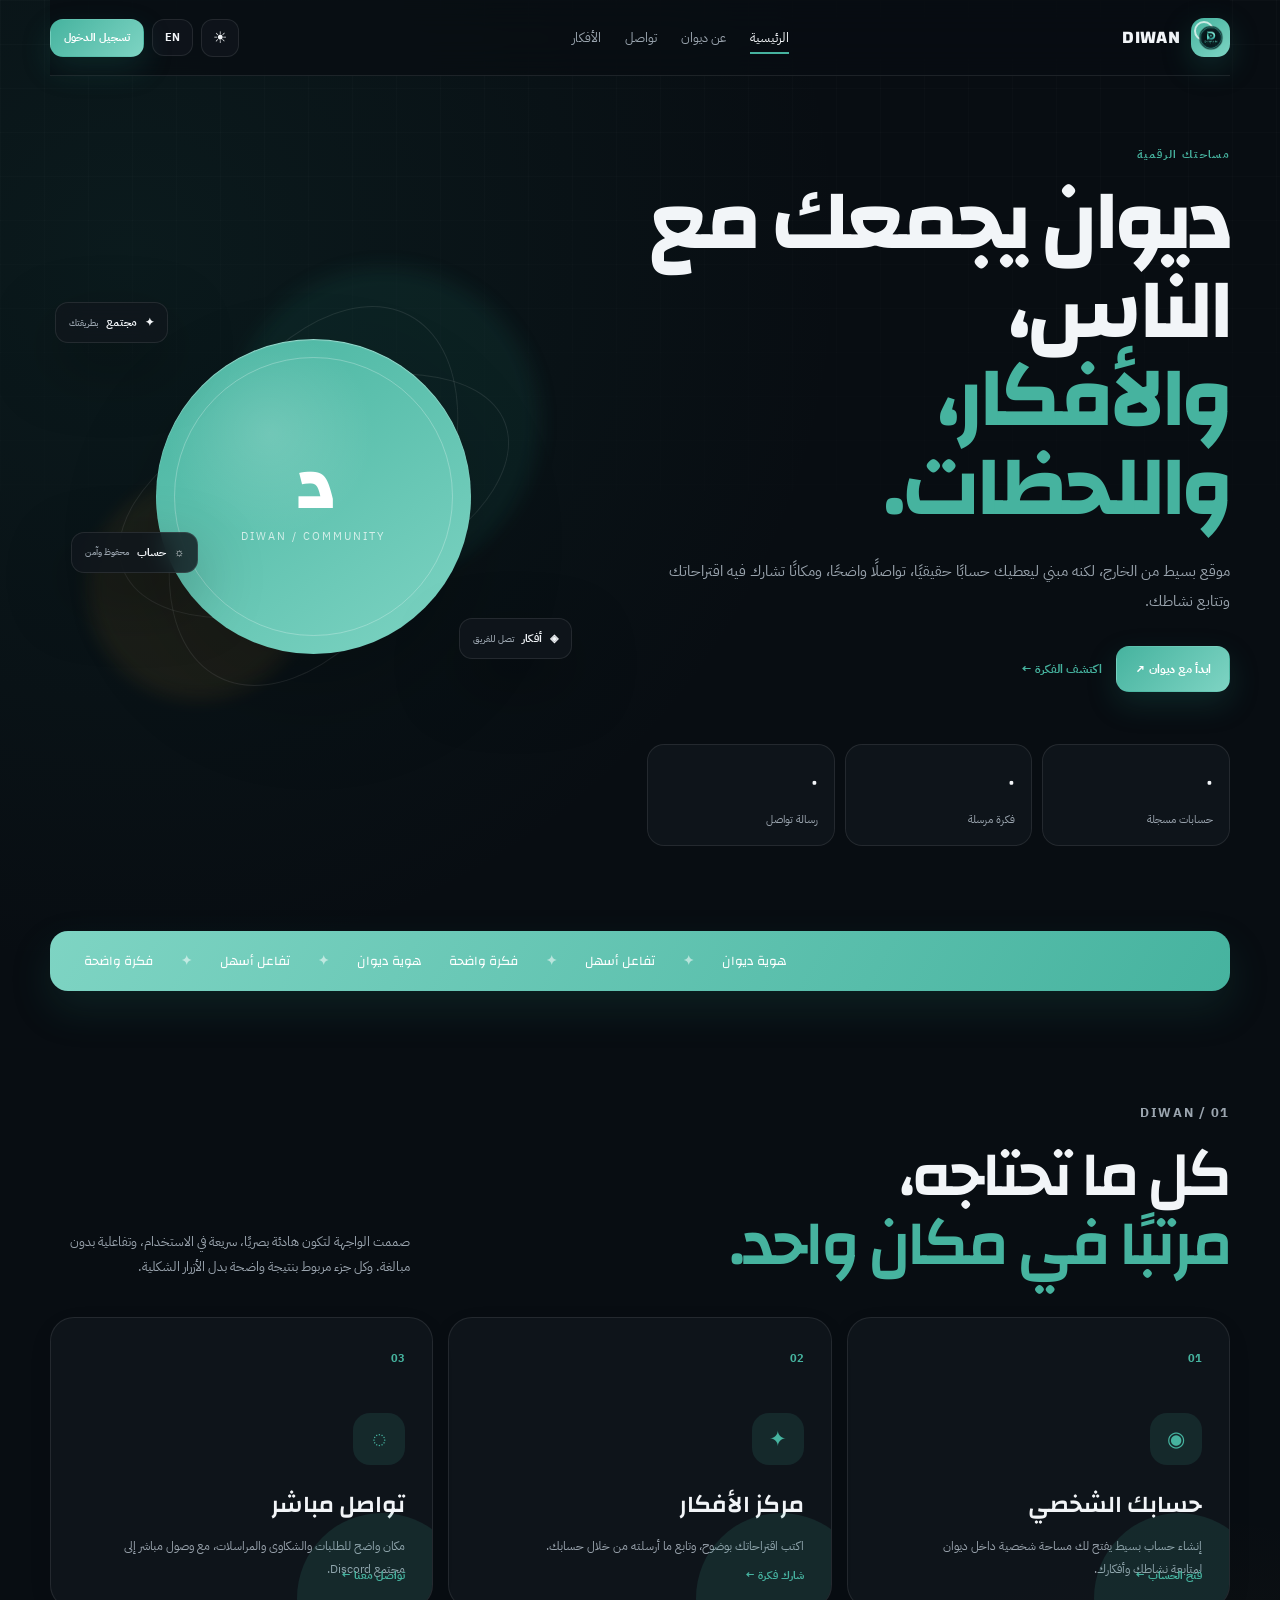
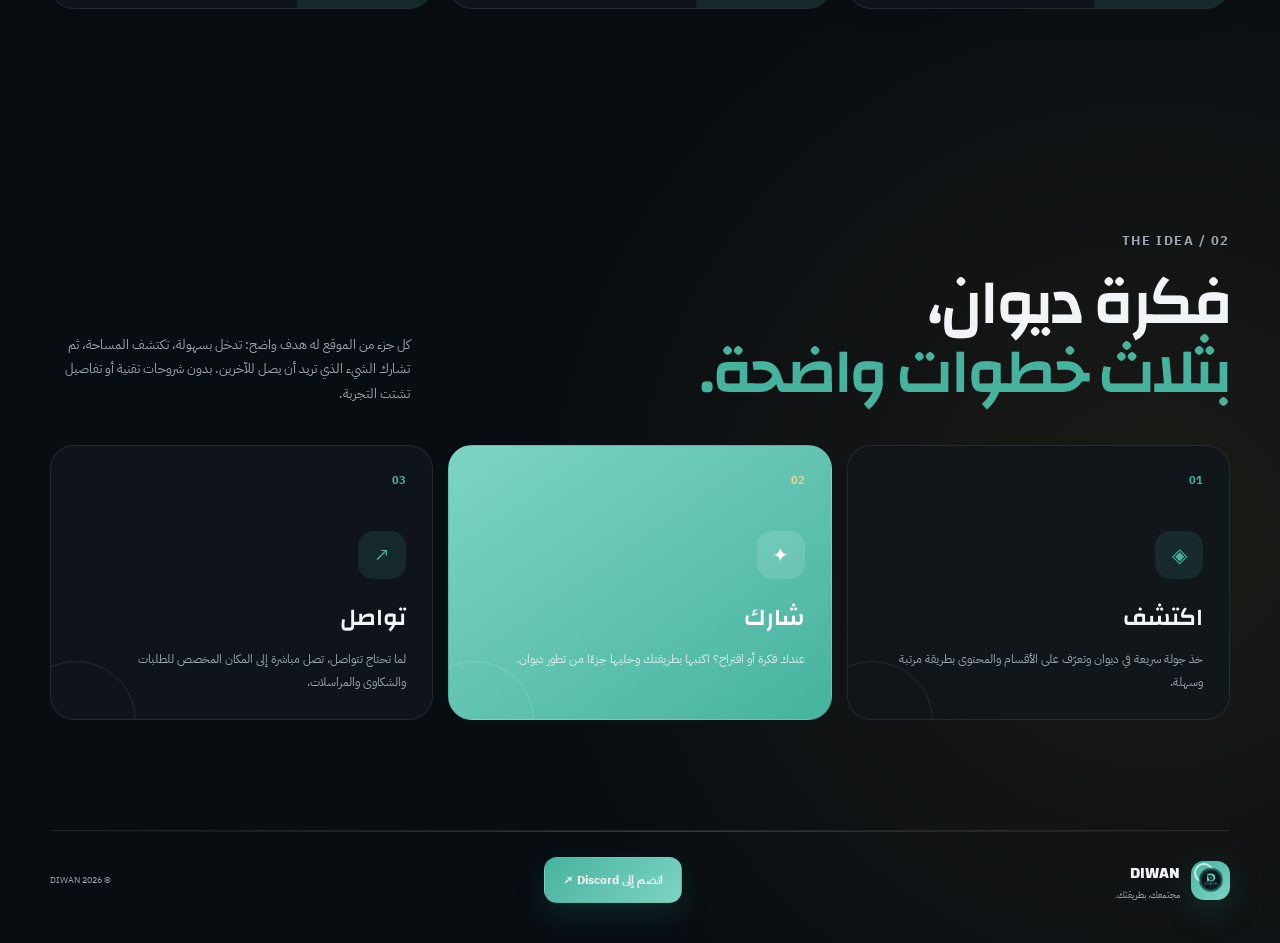
<file: index.html>
<!doctype html>
<html lang="ar" dir="rtl">
<head>
  <meta charset="UTF-8">
  <meta name="viewport" content="width=device-width, initial-scale=1">
  <meta name="description" content="ديوان — مساحة رقمية للمجتمع، السوالف، الفعاليات والأفكار.">
  <title>ديوان | مجتمعك بطريقتك</title>
  <link rel="icon" href="diwan-favicon.png" type="image/png">
  <link rel="apple-touch-icon" href="diwan-favicon.png">
  <link rel="stylesheet" href="style.css">
</head>
<body>
<div class="site-shell">
  <header class="topbar">
    <a class="brand" href="index.html" aria-label="DIWAN"><span class="brand-mark"><img src="diwan-favicon.png" alt="DIWAN"></span><span>DIWAN</span></a>
    <nav class="nav-links" id="site-nav" aria-label="التنقل">
      <a class="active" href="index.html" data-ar="الرئيسية" data-en="Home">الرئيسية</a>
      <a href="about.html" data-ar="عن ديوان" data-en="About">عن ديوان</a>
      <a href="contact.html" data-ar="تواصل" data-en="Contact">تواصل</a>
      <a href="ideas.html" data-ar="الأفكار" data-en="Ideas">الأفكار</a>
    </nav>
    <div class="header-actions">
      <button class="nav-toggle" id="nav-toggle" aria-label="فتح القائمة" aria-expanded="false" aria-controls="site-nav"><span></span><span></span><span></span></button>
      <button class="icon-button" id="theme-toggle" aria-label="تبديل الوضع">☾</button>
      <button class="language-button" id="language-toggle" aria-label="تغيير اللغة">EN</button>
      <a class="button button-small button-primary" href="login.html" data-ar="تسجيل الدخول" data-en="Sign in">تسجيل الدخول</a>
    </div>
  </header>

  <main>
    <section class="hero">
      <div class="reveal">
        <p class="eyebrow" data-ar="مساحتك الرقمية" data-en="Your digital space">مساحتك الرقمية</p>
        <h1 data-ar-html="ديوان يجمعك مع الناس،<br><em>والأفكار، واللحظات.</em>" data-en-html="DIWAN connects you with people,<br><em>ideas, and moments.</em>">ديوان يجمعك مع الناس،<br><em>والأفكار، واللحظات.</em></h1>
        <p class="hero-text" data-ar="موقع بسيط من الخارج، لكنه مبني ليعطيك حسابًا حقيقيًا، تواصلًا واضحًا، ومكانًا تشارك فيه اقتراحاتك وتتابع نشاطك." data-en="Simple on the outside, thoughtfully built underneath: real accounts, clear communication, and one place for your ideas and activity.">موقع بسيط من الخارج، لكنه مبني ليعطيك حسابًا حقيقيًا، تواصلًا واضحًا، ومكانًا تشارك فيه اقتراحاتك وتتابع نشاطك.</p>
        <div class="hero-actions">
          <a class="button button-primary" href="login.html" data-ar="ابدأ مع ديوان ↗" data-en="Start with DIWAN ↗">ابدأ مع ديوان ↗</a>
          <a class="text-link" href="about.html" data-ar="اكتشف الفكرة ←" data-en="Discover the idea →">اكتشف الفكرة ←</a>
        </div>
        <div class="hero-stats">
          <div class="stat"><strong data-stat="users">—</strong><span data-ar="حسابات مسجلة" data-en="Registered accounts">حسابات مسجلة</span></div>
          <div class="stat"><strong data-stat="ideas">—</strong><span data-ar="فكرة مرسلة" data-en="Submitted ideas">فكرة مرسلة</span></div>
          <div class="stat"><strong data-stat="messages">—</strong><span data-ar="رسالة تواصل" data-en="Contact messages">رسالة تواصل</span></div>
        </div>
      </div>

      <div class="hero-visual reveal reveal-left">
        <div class="glow one"></div><div class="glow two"></div>
        <div class="orbit one"></div><div class="orbit two"></div>
        <div class="portal">
          <div class="portal-logo"><strong>د</strong><span>DIWAN / COMMUNITY</span></div>
        </div>
        <div class="float-tag tag-a">✦ <span data-ar="مجتمع" data-en="Community">مجتمع</span> <small data-ar="بطريقتك" data-en="your way">بطريقتك</small></div>
        <div class="float-tag tag-b">◈ <span data-ar="أفكار" data-en="Ideas">أفكار</span> <small data-ar="تصل للفريق" data-en="to the team">تصل للفريق</small></div>
        <div class="float-tag tag-c">☼ <span data-ar="حساب" data-en="Account">حساب</span> <small data-ar="محفوظ وآمن" data-en="secure & saved">محفوظ وآمن</small></div>
      </div>
    </section>

    <div class="ticker"><div data-ar="فكرة واضحة" data-en="Clear ideas">فكرة واضحة</div><b>✦</b><div data-ar="تفاعل أسهل" data-en="Better interaction">تفاعل أسهل</div><b>✦</b><div data-ar="هوية ديوان" data-en="DIWAN identity">هوية ديوان</div></div>

    <section class="section">
      <div class="section-head reveal">
        <div><p class="eyebrow">01 / DIWAN</p><h2 data-ar-html="كل ما تحتاجه،<br><em>مرتبًا في مكان واحد.</em>" data-en-html="Everything you need,<br><em>organized in one place.</em>">كل ما تحتاجه،<br><em>مرتبًا في مكان واحد.</em></h2></div>
        <p data-ar="صممت الواجهة لتكون هادئة بصريًا، سريعة في الاستخدام، وتفاعلية بدون مبالغة. وكل جزء مربوط بنتيجة واضحة بدل الأزرار الشكلية." data-en="The interface is calm, fast, and interactive without being noisy. Every action is tied to a real flow instead of decorative buttons.">صممت الواجهة لتكون هادئة بصريًا، سريعة في الاستخدام، وتفاعلية بدون مبالغة. وكل جزء مربوط بنتيجة واضحة بدل الأزرار الشكلية.</p>
      </div>
      <div class="card-grid">
        <article class="card reveal"><span class="card-num">01</span><div class="card-icon">◉</div><h3 data-ar="حسابك الشخصي" data-en="Your account">حسابك الشخصي</h3><p data-ar="إنشاء حساب بسيط يفتح لك مساحة شخصية داخل ديوان لمتابعة نشاطك وأفكارك." data-en="Create an account and enter your personal DIWAN space with a simple sign-in flow.">إنشاء حساب بسيط يفتح لك مساحة شخصية داخل ديوان لمتابعة نشاطك وأفكارك.</p><a href="login.html" data-ar="فتح الحساب ←" data-en="Open account →">فتح الحساب ←</a></article>
        <article class="card reveal"><span class="card-num">02</span><div class="card-icon">✦</div><h3 data-ar="مركز الأفكار" data-en="Idea hub">مركز الأفكار</h3><p data-ar="اكتب اقتراحاتك بوضوح، وتابع ما أرسلته من خلال حسابك." data-en="Share suggestions clearly and follow what you have submitted from your account.">اكتب اقتراحاتك بوضوح، وتابع ما أرسلته من خلال حسابك.</p><a href="ideas.html" data-ar="شارك فكرة ←" data-en="Share an idea →">شارك فكرة ←</a></article>
        <article class="card reveal"><span class="card-num">03</span><div class="card-icon">◌</div><h3 data-ar="تواصل مباشر" data-en="Direct contact">تواصل مباشر</h3><p data-ar="مكان واضح للطلبات والشكاوى والمراسلات، مع وصول مباشر إلى مجتمع Discord." data-en="A clear contact space for requests, complaints, and messages, with direct access to Discord.">مكان واضح للطلبات والشكاوى والمراسلات، مع وصول مباشر إلى مجتمع Discord.</p><a href="contact.html" data-ar="تواصل معنا ←" data-en="Contact us →">تواصل معنا ←</a></article>
      </div>
    </section>

    <section class="section journey-section">
      <div class="section-head reveal">
        <div><p class="eyebrow">02 / THE IDEA</p><h2 data-ar-html="فكرة ديوان،<br><em>بثلاث خطوات واضحة.</em>" data-en-html="The DIWAN idea,<br><em>in three clear steps.</em>">فكرة ديوان،<br><em>بثلاث خطوات واضحة.</em></h2></div>
        <p data-ar="كل جزء من الموقع له هدف واضح: تدخل بسهولة، تكتشف المساحة، ثم تشارك الشيء الذي تريد أن يصل للآخرين. بدون شروحات تقنية أو تفاصيل تشتت التجربة." data-en="Every part of the site has one clear goal: enter easily, explore the space, then share what you want others to see. No technical clutter—just the experience.">كل جزء من الموقع له هدف واضح: تدخل بسهولة، تكتشف المساحة، ثم تشارك الشيء الذي تريد أن يصل للآخرين. بدون شروحات تقنية أو تفاصيل تشتت التجربة.</p>
      </div>
      <div class="journey-grid">
        <article class="journey-card reveal"><div class="journey-num">01</div><div class="journey-icon">◈</div><h3 data-ar="اكتشف" data-en="Discover">اكتشف</h3><p data-ar="خذ جولة سريعة في ديوان وتعرّف على الأقسام والمحتوى بطريقة مرتبة وسهلة." data-en="Take a quick tour of DIWAN and explore its sections and content in a clean, simple way.">خذ جولة سريعة في ديوان وتعرّف على الأقسام والمحتوى بطريقة مرتبة وسهلة.</p><span class="journey-line"></span></article>
        <article class="journey-card featured reveal"><div class="journey-num">02</div><div class="journey-icon">✦</div><h3 data-ar="شارك" data-en="Share">شارك</h3><p data-ar="عندك فكرة أو اقتراح؟ اكتبها بطريقتك وخليها جزءًا من تطور ديوان." data-en="Have an idea or suggestion? Write it your way and make it part of DIWAN's growth.">عندك فكرة أو اقتراح؟ اكتبها بطريقتك وخليها جزءًا من تطور ديوان.</p><span class="journey-line"></span></article>
        <article class="journey-card reveal"><div class="journey-num">03</div><div class="journey-icon">↗</div><h3 data-ar="تواصل" data-en="Connect">تواصل</h3><p data-ar="لما تحتاج تتواصل، تصل مباشرة إلى المكان المخصص للطلبات والشكاوى والمراسلات." data-en="When you need to reach out, go straight to the place dedicated to requests, complaints, and messages.">لما تحتاج تتواصل، تصل مباشرة إلى المكان المخصص للطلبات والشكاوى والمراسلات.</p><span class="journey-line"></span></article>
      </div>
    </section>
  </main>

  <footer class="footer">
    <div class="footer-brand"><span class="brand-mark"><img src="diwan-favicon.png" alt="DIWAN"></span><div><strong>DIWAN</strong><small data-ar="مجتمعك، بطريقتك." data-en="Your community, your way.">مجتمعك، بطريقتك.</small></div></div>
    <a class="button button-primary" data-discord-link href="https://discord.gg/FcSqsCtBJ" target="_blank" rel="noreferrer" data-ar="انضم إلى Discord ↗" data-en="Join Discord ↗">انضم إلى Discord ↗</a>
    <p>© 2026 DIWAN</p>
  </footer>
</div>
<script src="config.js"></script><script src="app.js" defer></script>
</body>
</html>
</file>
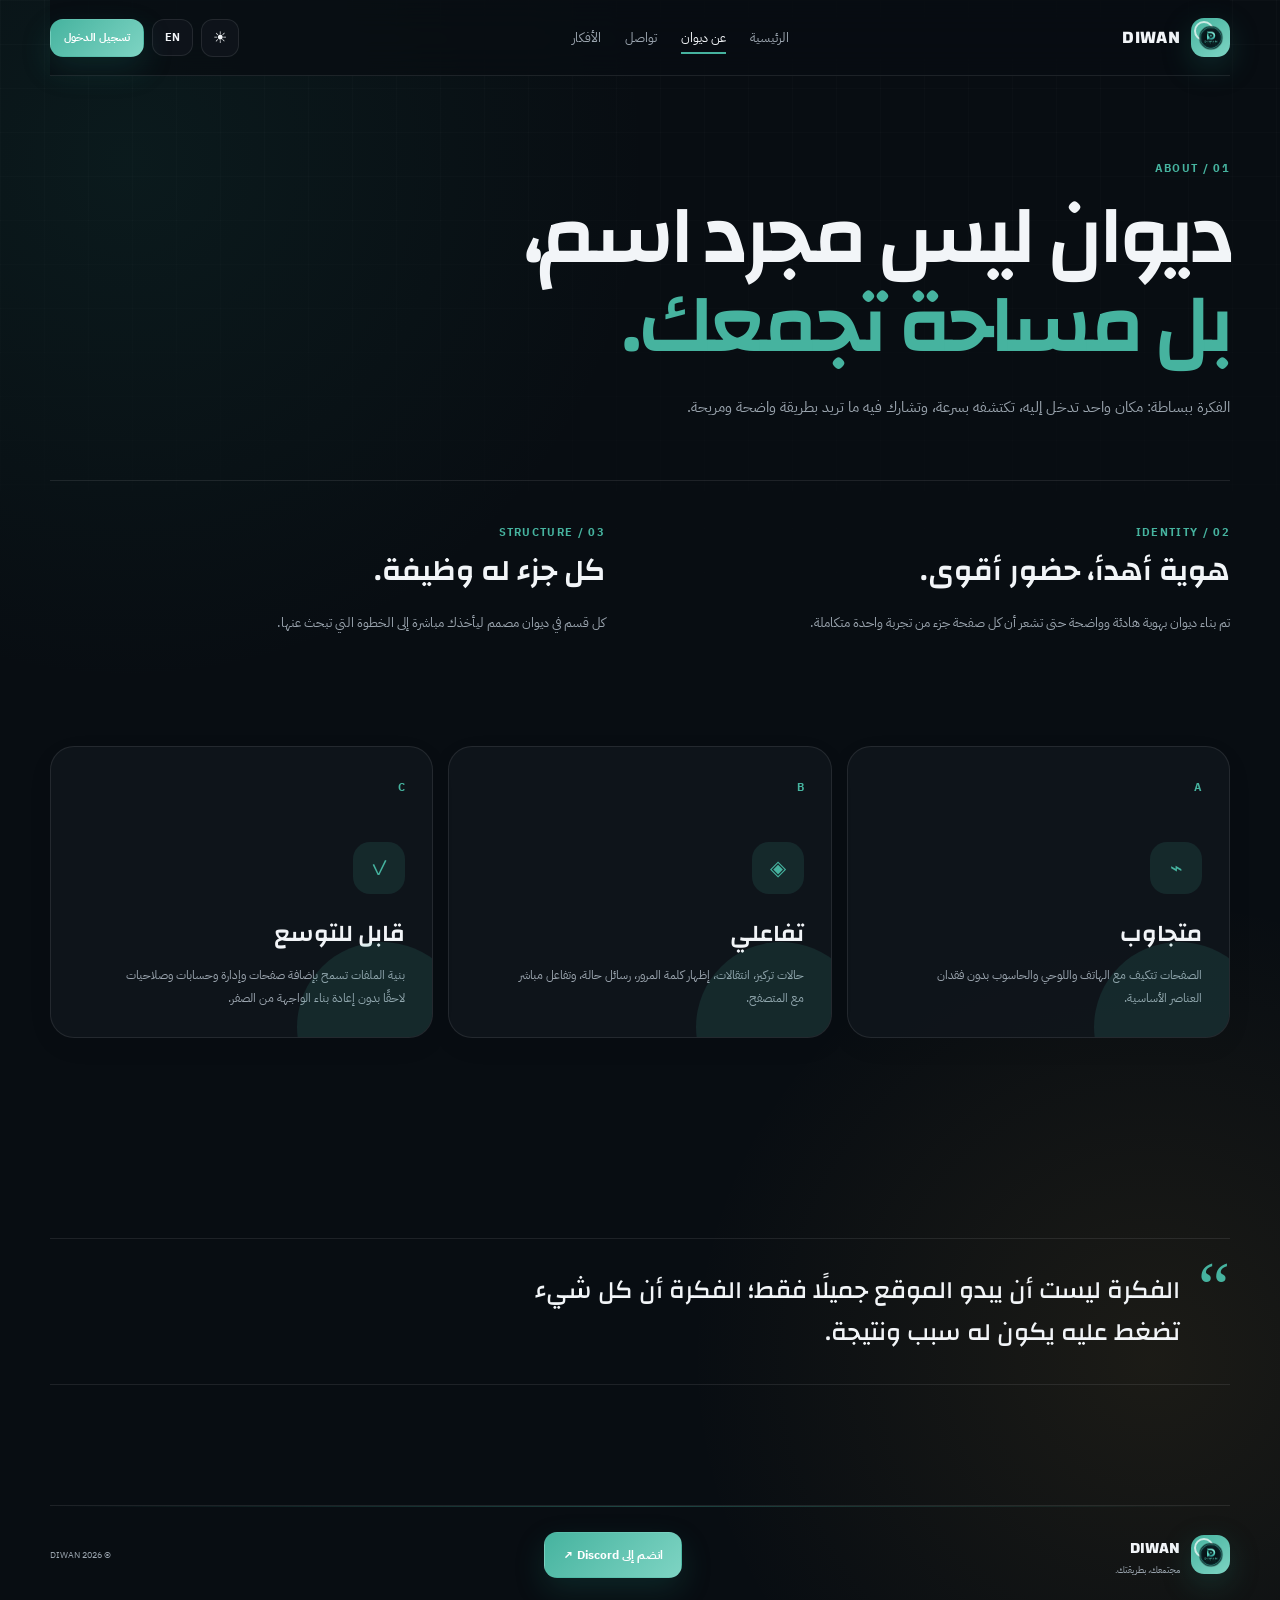
<file: about.html>
<!doctype html>
<html lang="ar" dir="rtl">
<head><meta charset="UTF-8"><meta name="viewport" content="width=device-width, initial-scale=1"><meta name="description" content="عن ديوان والهوية الجديدة للمشروع."><title>عن ديوان | DIWAN</title><link rel="icon" href="diwan-favicon.png" type="image/png">
  <link rel="apple-touch-icon" href="diwan-favicon.png">
  <link rel="stylesheet" href="style.css"></head>
<body><div class="site-shell">
<header class="topbar"><a class="brand" href="index.html"><span class="brand-mark"><img src="diwan-favicon.png" alt="DIWAN"></span><span>DIWAN</span></a><nav class="nav-links" id="site-nav"><a href="index.html" data-ar="الرئيسية" data-en="Home">الرئيسية</a><a class="active" href="about.html" data-ar="عن ديوان" data-en="About">عن ديوان</a><a href="contact.html" data-ar="تواصل" data-en="Contact">تواصل</a><a href="ideas.html" data-ar="الأفكار" data-en="Ideas">الأفكار</a></nav><div class="header-actions"><button class="nav-toggle" id="nav-toggle" aria-label="فتح القائمة" aria-expanded="false" aria-controls="site-nav"><span></span><span></span><span></span></button><button class="icon-button" id="theme-toggle">☾</button><button class="language-button" id="language-toggle">EN</button><a class="button button-small button-primary" href="login.html" data-ar="تسجيل الدخول" data-en="Sign in">تسجيل الدخول</a></div></header>
<main class="page"><section class="page-heading reveal"><p class="eyebrow">01 / ABOUT</p><h1 data-ar-html="ديوان ليس مجرد اسم،<br><em>بل مساحة تجمعك.</em>" data-en-html="DIWAN is more than a name;<br><em>it is a space to connect.</em>">ديوان ليس مجرد اسم،<br><em>بل مساحة تجمعك.</em></h1><p class="lead" data-ar="الفكرة ببساطة: مكان واحد تدخل إليه، تكتشفه بسرعة، وتشارك فيه ما تريد بطريقة واضحة ومريحة." data-en="The idea is simple: one place to explore, share, and connect without unnecessary complexity.">الفكرة ببساطة: مكان واحد تدخل إليه، تكتشفه بسرعة، وتشارك فيه ما تريد بطريقة واضحة ومريحة.</p></section>
<section class="split"><div class="reveal"><span class="eyebrow">02 / IDENTITY</span><h2 data-ar="هوية أهدأ، حضور أقوى." data-en="Calmer identity, stronger presence.">هوية أهدأ، حضور أقوى.</h2><p data-ar="تم بناء ديوان بهوية هادئة وواضحة حتى تشعر أن كل صفحة جزء من تجربة واحدة متكاملة." data-en="Deep tones, warm accents, generous spacing, and subtle motion give DIWAN a distinct and confident identity.">تم بناء ديوان بهوية هادئة وواضحة حتى تشعر أن كل صفحة جزء من تجربة واحدة متكاملة.</p></div><div class="reveal"><span class="eyebrow">03 / STRUCTURE</span><h2 data-ar="كل جزء له وظيفة." data-en="Every part has a purpose.">كل جزء له وظيفة.</h2><p data-ar="كل قسم في ديوان مصمم ليأخذك مباشرة إلى الخطوة التي تبحث عنها." data-en="Every part of DIWAN has a clear purpose: discover, share, or connect without unnecessary clutter.">كل قسم في ديوان مصمم ليأخذك مباشرة إلى الخطوة التي تبحث عنها.</p></div></section>
<section class="section"><div class="card-grid"><article class="card reveal"><span class="card-num">A</span><div class="card-icon">⌁</div><h3 data-ar="متجاوب" data-en="Responsive">متجاوب</h3><p data-ar="الصفحات تتكيف مع الهاتف واللوحي والحاسوب بدون فقدان العناصر الأساسية." data-en="Pages adapt to phones, tablets, and desktops without losing core content.">الصفحات تتكيف مع الهاتف واللوحي والحاسوب بدون فقدان العناصر الأساسية.</p></article><article class="card reveal"><span class="card-num">B</span><div class="card-icon">◈</div><h3 data-ar="تفاعلي" data-en="Interactive">تفاعلي</h3><p data-ar="حالات تركيز، انتقالات، إظهار كلمة المرور، رسائل حالة، وتفاعل مباشر مع المتصفح." data-en="Focus states, transitions, password visibility, status messages, and direct browser interactions.">حالات تركيز، انتقالات، إظهار كلمة المرور، رسائل حالة، وتفاعل مباشر مع المتصفح.</p></article><article class="card reveal"><span class="card-num">C</span><div class="card-icon">✓</div><h3 data-ar="قابل للتوسع" data-en="Scalable">قابل للتوسع</h3><p data-ar="بنية الملفات تسمح بإضافة صفحات وإدارة وحسابات وصلاحيات لاحقًا بدون إعادة بناء الواجهة من الصفر." data-en="The structure leaves room for pages, admin tools, accounts, and roles without rebuilding the UI from scratch.">بنية الملفات تسمح بإضافة صفحات وإدارة وحسابات وصلاحيات لاحقًا بدون إعادة بناء الواجهة من الصفر.</p></article></div></section>
<div class="quote reveal"><span>“</span><p data-ar="الفكرة ليست أن يبدو الموقع جميلًا فقط؛ الفكرة أن كل شيء تضغط عليه يكون له سبب ونتيجة." data-en="The goal is not just to look good; every action should have a clear reason and result.">الفكرة ليست أن يبدو الموقع جميلًا فقط؛ الفكرة أن كل شيء تضغط عليه يكون له سبب ونتيجة.</p></div>
</main>
<footer class="footer"><div class="footer-brand"><span class="brand-mark"><img src="diwan-favicon.png" alt="DIWAN"></span><div><strong>DIWAN</strong><small data-ar="مجتمعك، بطريقتك." data-en="Your community, your way.">مجتمعك، بطريقتك.</small></div></div><a class="button button-primary" data-discord-link href="https://discord.gg/FcSqsCtBJ" target="_blank" rel="noreferrer" data-ar="انضم إلى Discord ↗" data-en="Join Discord ↗">انضم إلى Discord ↗</a><p>© 2026 DIWAN</p></footer>
</div><script src="config.js"></script><script src="app.js" defer></script></body></html>
</file>
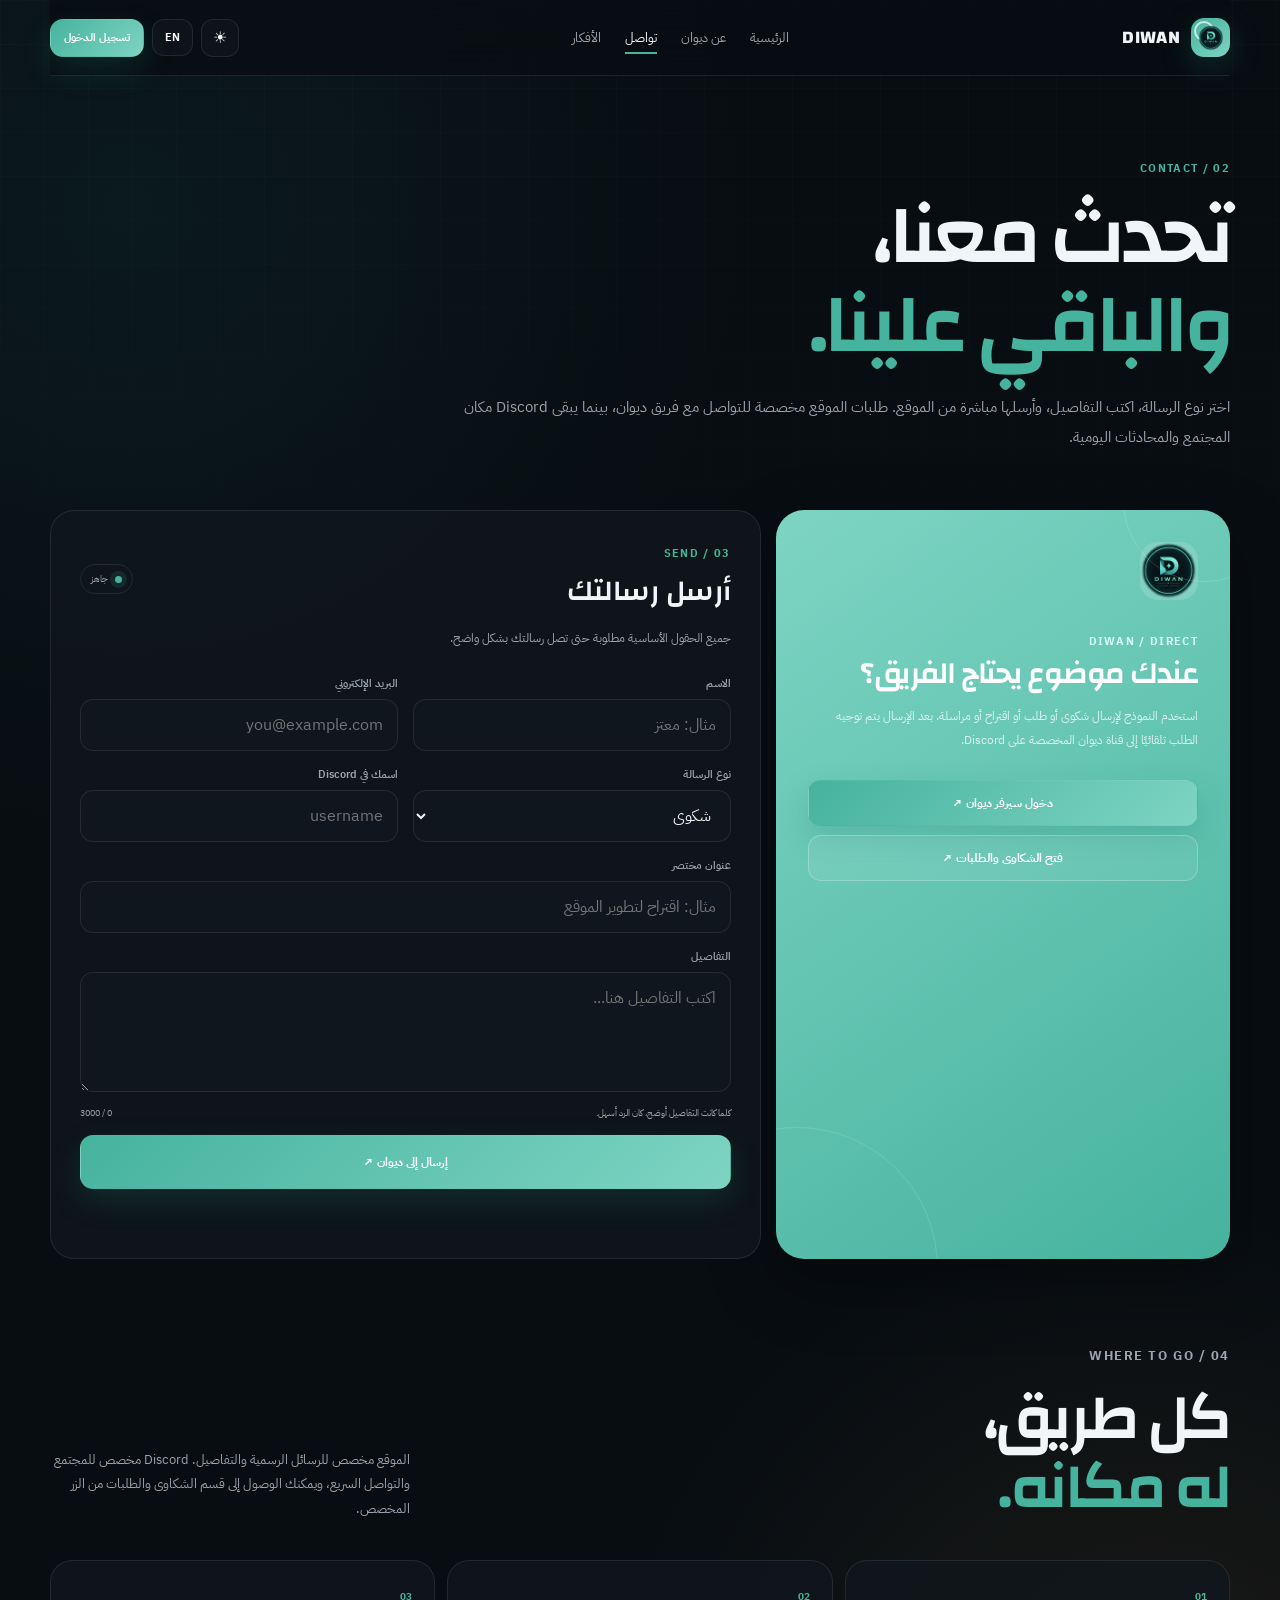
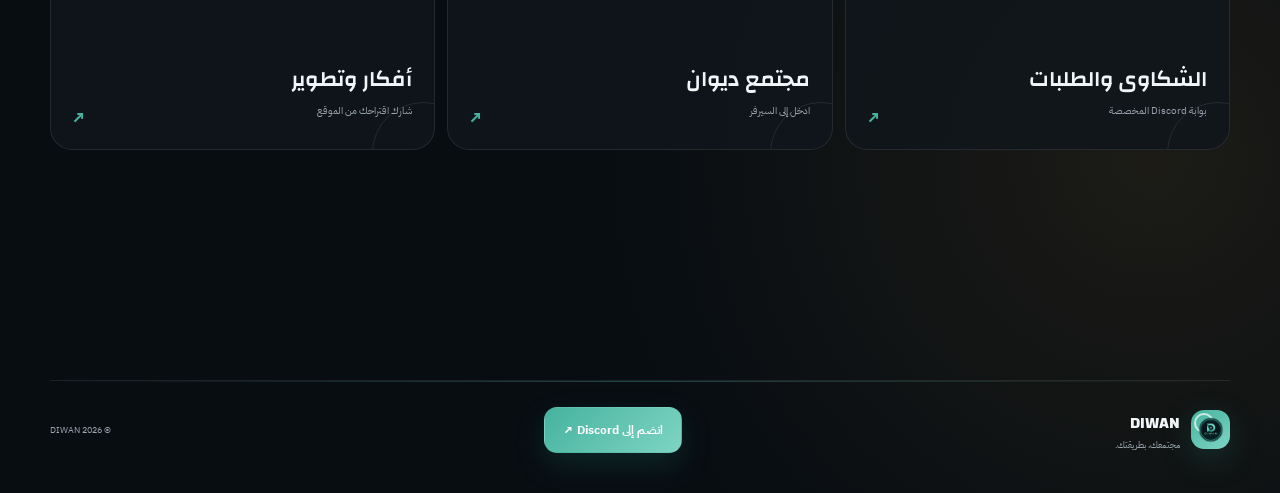
<file: contact.html>
<!doctype html>
<html lang="ar" dir="rtl">
<head>
  <meta charset="UTF-8">
  <meta name="viewport" content="width=device-width, initial-scale=1">
  <meta name="description" content="تواصل مع فريق ديوان عبر الطلبات والشكاوى والاقتراحات والمراسلات.">
  <title>تواصل | DIWAN</title>
  <link rel="icon" href="diwan-favicon.png" type="image/png">
  <link rel="apple-touch-icon" href="diwan-favicon.png">
  <link rel="stylesheet" href="style.css">
</head>
<body>
<div class="site-shell">
  <header class="topbar">
    <a class="brand" href="index.html"><span class="brand-mark"><img src="diwan-favicon.png" alt="DIWAN"></span><span>DIWAN</span></a>
    <nav class="nav-links" id="site-nav" aria-label="التنقل">
      <a href="index.html" data-ar="الرئيسية" data-en="Home">الرئيسية</a>
      <a href="about.html" data-ar="عن ديوان" data-en="About">عن ديوان</a>
      <a class="active" href="contact.html" data-ar="تواصل" data-en="Contact">تواصل</a>
      <a href="ideas.html" data-ar="الأفكار" data-en="Ideas">الأفكار</a>
    </nav>
    <div class="header-actions">
      <button class="nav-toggle" id="nav-toggle" aria-label="فتح القائمة" aria-expanded="false" aria-controls="site-nav"><span></span><span></span><span></span></button>
      <button class="icon-button" id="theme-toggle" aria-label="تبديل الوضع">☾</button>
      <button class="language-button" id="language-toggle" aria-label="تغيير اللغة">EN</button>
      <a class="button button-small button-primary" href="login.html" data-ar="تسجيل الدخول" data-en="Sign in">تسجيل الدخول</a>
    </div>
  </header>

  <main class="page">
    <section class="page-heading reveal">
      <p class="eyebrow">02 / CONTACT</p>
      <h1 data-ar-html="تحدث معنا،<br><em>والباقي علينا.</em>" data-en-html="Talk to us,<br><em>we'll take it from there.</em>">تحدث معنا،<br><em>والباقي علينا.</em></h1>
      <p class="lead" data-ar="اختر نوع الرسالة، اكتب التفاصيل، وأرسلها مباشرة من الموقع. طلبات الموقع مخصصة للتواصل مع فريق ديوان، بينما يبقى Discord مكان المجتمع والمحادثات اليومية." data-en="Choose the message type, add the details, and submit it from the site. Website submissions are for the DIWAN team, while Discord remains the community space.">اختر نوع الرسالة، اكتب التفاصيل، وأرسلها مباشرة من الموقع. طلبات الموقع مخصصة للتواصل مع فريق ديوان، بينما يبقى Discord مكان المجتمع والمحادثات اليومية.</p>
    </section>

    <section class="contact-hero-grid">
      <div class="contact-action-panel reveal">
        <div class="contact-action-icon"><img src="diwan-favicon.png" alt=""></div>
        <span class="eyebrow">DIWAN / DIRECT</span>
        <h2 data-ar="عندك موضوع يحتاج الفريق؟" data-en="Need the team?"></h2>
        <p data-ar="استخدم النموذج لإرسال شكوى أو طلب أو اقتراح أو مراسلة. بعد الإرسال يتم توجيه الطلب تلقائيًا إلى قناة ديوان المخصصة على Discord." data-en="Use the form for a complaint, request, suggestion, or message. Submissions are forwarded automatically to DIWAN's dedicated Discord channel.">استخدم النموذج لإرسال شكوى أو طلب أو اقتراح أو مراسلة. بعد الإرسال يتم توجيه الطلب تلقائيًا إلى قناة ديوان المخصصة على Discord.</p>
        <div class="contact-action-buttons">
          <a class="button button-primary" data-discord-link href="https://discord.gg/FcSqsCtBJ" target="_blank" rel="noreferrer" data-ar="دخول سيرفر ديوان ↗" data-en="Join DIWAN ↗">دخول سيرفر ديوان ↗</a>
          <a class="button button-secondary" data-complaints-link href="https://discord.gg/gEukfd7v5" target="_blank" rel="noreferrer" data-ar="فتح الشكاوى والطلبات ↗" data-en="Open requests & complaints ↗">فتح الشكاوى والطلبات ↗</a>
        </div>
      </div>

      <form class="form-card reveal" data-local-form="contact">
        <div class="form-card-head">
          <div>
            <span class="eyebrow">03 / SEND</span>
            <h2 data-ar="أرسل رسالتك" data-en="Send your message">أرسل رسالتك</h2>
          </div>
          <span class="form-live-dot"><i></i><span data-ar="جاهز" data-en="Ready">جاهز</span></span>
        </div>
        <p data-ar="جميع الحقول الأساسية مطلوبة حتى تصل رسالتك بشكل واضح." data-en="Required fields help your message arrive with the right context.">جميع الحقول الأساسية مطلوبة حتى تصل رسالتك بشكل واضح.</p>

        <div class="form-grid contact-form-grid">
          <div class="field">
            <label for="name" data-ar="الاسم" data-en="Name">الاسم</label>
            <input id="name" name="name" required maxlength="80" autocomplete="name" placeholder="مثال: معتز">
          </div>
          <div class="field">
            <label for="email" data-ar="البريد الإلكتروني" data-en="Email">البريد الإلكتروني</label>
            <input id="email" name="email" type="email" required maxlength="160" autocomplete="email" placeholder="you@example.com">
          </div>
          <div class="field">
            <label for="type" data-ar="نوع الرسالة" data-en="Message type">نوع الرسالة</label>
            <select id="type" name="type" required>
              <option value="complaint" data-ar="شكوى" data-en="Complaint">شكوى</option>
              <option value="request" data-ar="طلب" data-en="Request">طلب</option>
              <option value="suggestion" data-ar="اقتراح" data-en="Suggestion">اقتراح</option>
              <option value="message" data-ar="مراسلة" data-en="Message">مراسلة</option>
            </select>
          </div>
          <div class="field">
            <label for="discord" data-ar="اسمك في Discord" data-en="Discord username">اسمك في Discord</label>
            <input id="discord" name="discord" maxlength="120" autocomplete="off" placeholder="username">
          </div>
          <div class="field full">
            <label for="subject" data-ar="عنوان مختصر" data-en="Short subject">عنوان مختصر</label>
            <input id="subject" name="subject" required maxlength="140" placeholder="مثال: اقتراح لتطوير الموقع">
          </div>
          <div class="field full">
            <label for="message" data-ar="التفاصيل" data-en="Details">التفاصيل</label>
            <textarea id="message" name="message" required minlength="10" maxlength="3000" placeholder="اكتب التفاصيل هنا..."></textarea>
            <div class="textarea-meta"><span data-ar="كلما كانت التفاصيل أوضح، كان الرد أسهل." data-en="Clearer details make follow-up easier.">كلما كانت التفاصيل أوضح، كان الرد أسهل.</span><span id="message-count">0 / 3000</span></div>
          </div>
          <div class="field full">
            <button class="button button-primary contact-submit" type="submit" data-ar="إرسال إلى ديوان ↗" data-en="Send to DIWAN →">إرسال إلى ديوان ↗</button>
            <p class="form-status full-width" aria-live="polite"></p>
          </div>
        </div>
      </form>
    </section>

    <section class="section contact-bottom-section">
      <div class="section-head reveal">
        <div><p class="eyebrow">04 / WHERE TO GO</p><h2 data-ar-html="كل طريق،<br><em>له مكانه.</em>" data-en-html="Every path,<br><em>has its place.</em>">كل طريق،<br><em>له مكانه.</em></h2></div>
        <p data-ar="الموقع مخصص للرسائل الرسمية والتفاصيل. Discord مخصص للمجتمع والتواصل السريع، ويمكنك الوصول إلى قسم الشكاوى والطلبات من الزر المخصص." data-en="The website handles formal submissions and details. Discord is for the community and quick conversation, with a dedicated requests and complaints entry point.">الموقع مخصص للرسائل الرسمية والتفاصيل. Discord مخصص للمجتمع والتواصل السريع، ويمكنك الوصول إلى قسم الشكاوى والطلبات من الزر المخصص.</p>
      </div>
      <div class="contact-route-grid">
        <a class="contact-route reveal" data-complaints-link href="https://discord.gg/gEukfd7v5" target="_blank" rel="noreferrer">
          <span>01</span><strong data-ar="الشكاوى والطلبات" data-en="Requests & complaints">الشكاوى والطلبات</strong><small data-ar="بوابة Discord المخصصة" data-en="Dedicated Discord entry">بوابة Discord المخصصة</small><b>↗</b>
        </a>
        <a class="contact-route reveal" data-discord-link href="https://discord.gg/FcSqsCtBJ" target="_blank" rel="noreferrer">
          <span>02</span><strong data-ar="مجتمع ديوان" data-en="DIWAN community">مجتمع ديوان</strong><small data-ar="ادخل إلى السيرفر" data-en="Enter the server">ادخل إلى السيرفر</small><b>↗</b>
        </a>
        <a class="contact-route reveal" href="ideas.html">
          <span>03</span><strong data-ar="أفكار وتطوير" data-en="Ideas & improvements">أفكار وتطوير</strong><small data-ar="شارك اقتراحك من الموقع" data-en="Share your idea on the site">شارك اقتراحك من الموقع</small><b>↗</b>
        </a>
      </div>
    </section>
  </main>

  <footer class="footer">
    <div class="footer-brand"><span class="brand-mark"><img src="diwan-favicon.png" alt="DIWAN"></span><div><strong>DIWAN</strong><small data-ar="مجتمعك، بطريقتك." data-en="Your community, your way.">مجتمعك، بطريقتك.</small></div></div>
    <a class="button button-primary" data-discord-link href="https://discord.gg/FcSqsCtBJ" target="_blank" rel="noreferrer" data-ar="انضم إلى Discord ↗" data-en="Join Discord ↗">انضم إلى Discord ↗</a>
    <p>© 2026 DIWAN</p>
  </footer>
</div>
<script src="config.js"></script>
<script src="app.js" defer></script>
<script>
  document.addEventListener('DOMContentLoaded', () => {
    const box = document.getElementById('message');
    const count = document.getElementById('message-count');
    if (box && count) {
      const update = () => { count.textContent = `${box.value.length} / 3000`; };
      box.addEventListener('input', update); update();
    }
  });
</script>
</body>
</html>
</file>
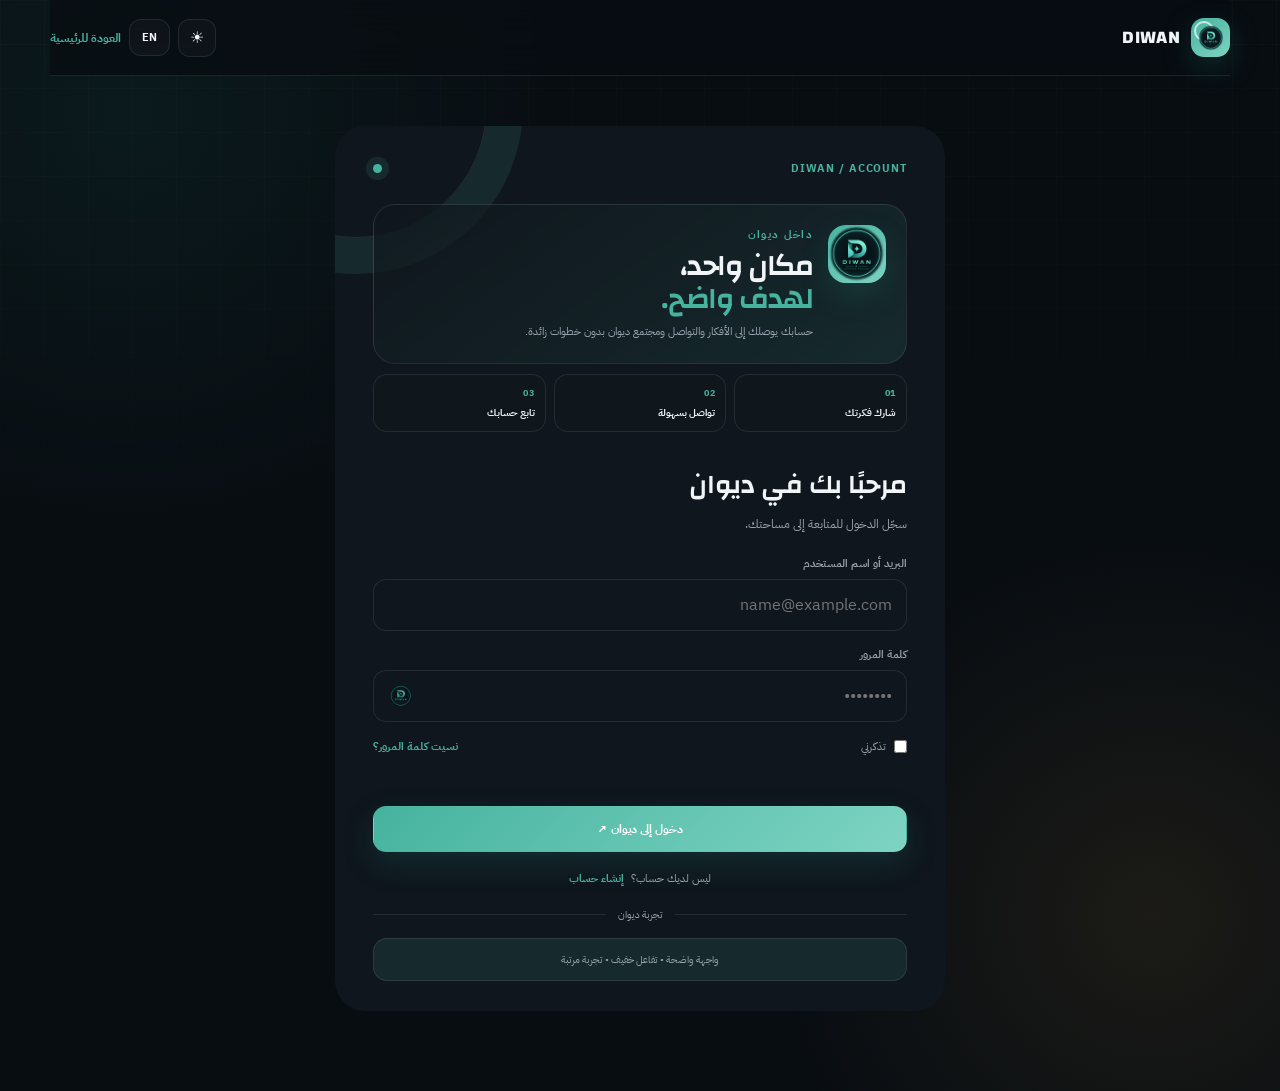
<file: dashboard.html>
<!doctype html>
<html lang="ar" dir="rtl">
<head><meta charset="UTF-8"><meta name="viewport" content="width=device-width, initial-scale=1"><title>حسابي | DIWAN</title><link rel="icon" href="diwan-favicon.png" type="image/png">
  <link rel="apple-touch-icon" href="diwan-favicon.png">
  <link rel="stylesheet" href="style.css"></head>
<body><div class="site-shell">
<header class="topbar"><a class="brand" href="index.html"><span class="brand-mark"><img src="diwan-favicon.png" alt="DIWAN"></span><span>DIWAN</span></a><nav class="nav-links" id="site-nav"><a href="index.html" data-ar="الرئيسية" data-en="Home">الرئيسية</a><a href="about.html" data-ar="عن ديوان" data-en="About">عن ديوان</a><a href="contact.html" data-ar="تواصل" data-en="Contact">تواصل</a><a href="ideas.html" data-ar="الأفكار" data-en="Ideas">الأفكار</a></nav><div class="header-actions"><button class="nav-toggle" id="nav-toggle" aria-label="فتح القائمة" aria-expanded="false" aria-controls="site-nav"><span></span><span></span><span></span></button><button class="icon-button" id="theme-toggle">☾</button><button class="language-button" id="language-toggle">EN</button><a class="button button-small button-secondary" href="index.html" id="logout-link" data-ar="تسجيل الخروج" data-en="Sign out">تسجيل الخروج</a></div></header>
<main class="page" data-dashboard><section class="page-heading compact reveal"><div class="dashboard-head"><div><p class="eyebrow">DIWAN / ACCOUNT</p><h1><span data-ar="أهلًا، " data-en="Welcome, ">أهلًا، </span><em id="dashboard-name">...</em></h1><p class="lead" data-ar="هذه مساحتك الخاصة لمتابعة الحساب والأفكار التي أرسلتها من هذا الجهاز." data-en="This is your private space to review your account and submitted ideas on this device.">هذه مساحتك الخاصة لمتابعة الحساب والأفكار التي أرسلتها من هذا الجهاز.</p></div><div class="user-card"><div class="avatar" id="dashboard-avatar">د</div><div><strong id="dashboard-email">...</strong><span id="dashboard-role-chip">...</span></div></div></div></section>
<section class="dashboard-grid"><article class="dash-card reveal"><span class="dash-label" data-ar="الحساب" data-en="Account">الحساب</span><strong id="dashboard-role-card">—</strong><p data-ar="نوع الحساب داخل ديوان." data-en="Your current role inside DIWAN.">نوع الحساب داخل ديوان.</p></article><article class="dash-card reveal"><span class="dash-label" data-ar="أفكارك" data-en="Your ideas">أفكارك</span><strong id="dashboard-idea-count">—</strong><p data-ar="عدد الأفكار التي أرسلتها من هذا الحساب." data-en="Ideas submitted from this account.">عدد الأفكار التي أرسلتها من هذا الحساب.</p></article><article class="dash-card reveal"><span class="dash-label" data-ar="الحماية" data-en="Security">الحماية</span><strong data-ar="مفعّلة" data-en="Active">مفعّلة</strong><p data-ar="حسابك محمي بكلمة مرور، وتبقى بيانات الدخول تحت حسابك." data-en="Your account is protected with a password.">حسابك محمي بكلمة مرور، وتبقى بيانات الدخول تحت حسابك.</p></article></section>
<section class="section" style="padding-bottom:35px"><div class="section-head"><div><p class="eyebrow">04 / ACTIVITY</p><h2 data-ar="آخر أفكارك" data-en="Your latest ideas">آخر <em>أفكارك</em></h2></div><a class="button button-primary" href="ideas.html" data-ar="فكرة جديدة ↗" data-en="New idea →">فكرة جديدة ↗</a></div><div id="idea-list" class="idea-list"><div class="idea-item"><strong>...</strong></div></div></section>
<section class="dash-actions"><a class="dash-action reveal" href="contact.html"><div><span class="dash-label" data-ar="تواصل" data-en="Contact">تواصل</span><b data-ar="تحدث مع الفريق" data-en="Talk to the team">تحدث مع الفريق</b></div><span>↗</span></a><a class="dash-action reveal" data-discord-link href="https://discord.gg/FcSqsCtBJ" target="_blank" rel="noreferrer"><div><span class="dash-label">Discord</span><b data-ar="افتح المجتمع" data-en="Open community">افتح المجتمع</b></div><span>↗</span></a></section>
</main>
<footer class="footer"><div class="footer-brand"><span class="brand-mark"><img src="diwan-favicon.png" alt="DIWAN"></span><div><strong>DIWAN</strong><small>مجتمعك، بطريقتك.</small></div></div><p>© 2026 DIWAN</p></footer>
</div><script src="config.js"></script><script src="app.js" defer></script></body></html>
</file>
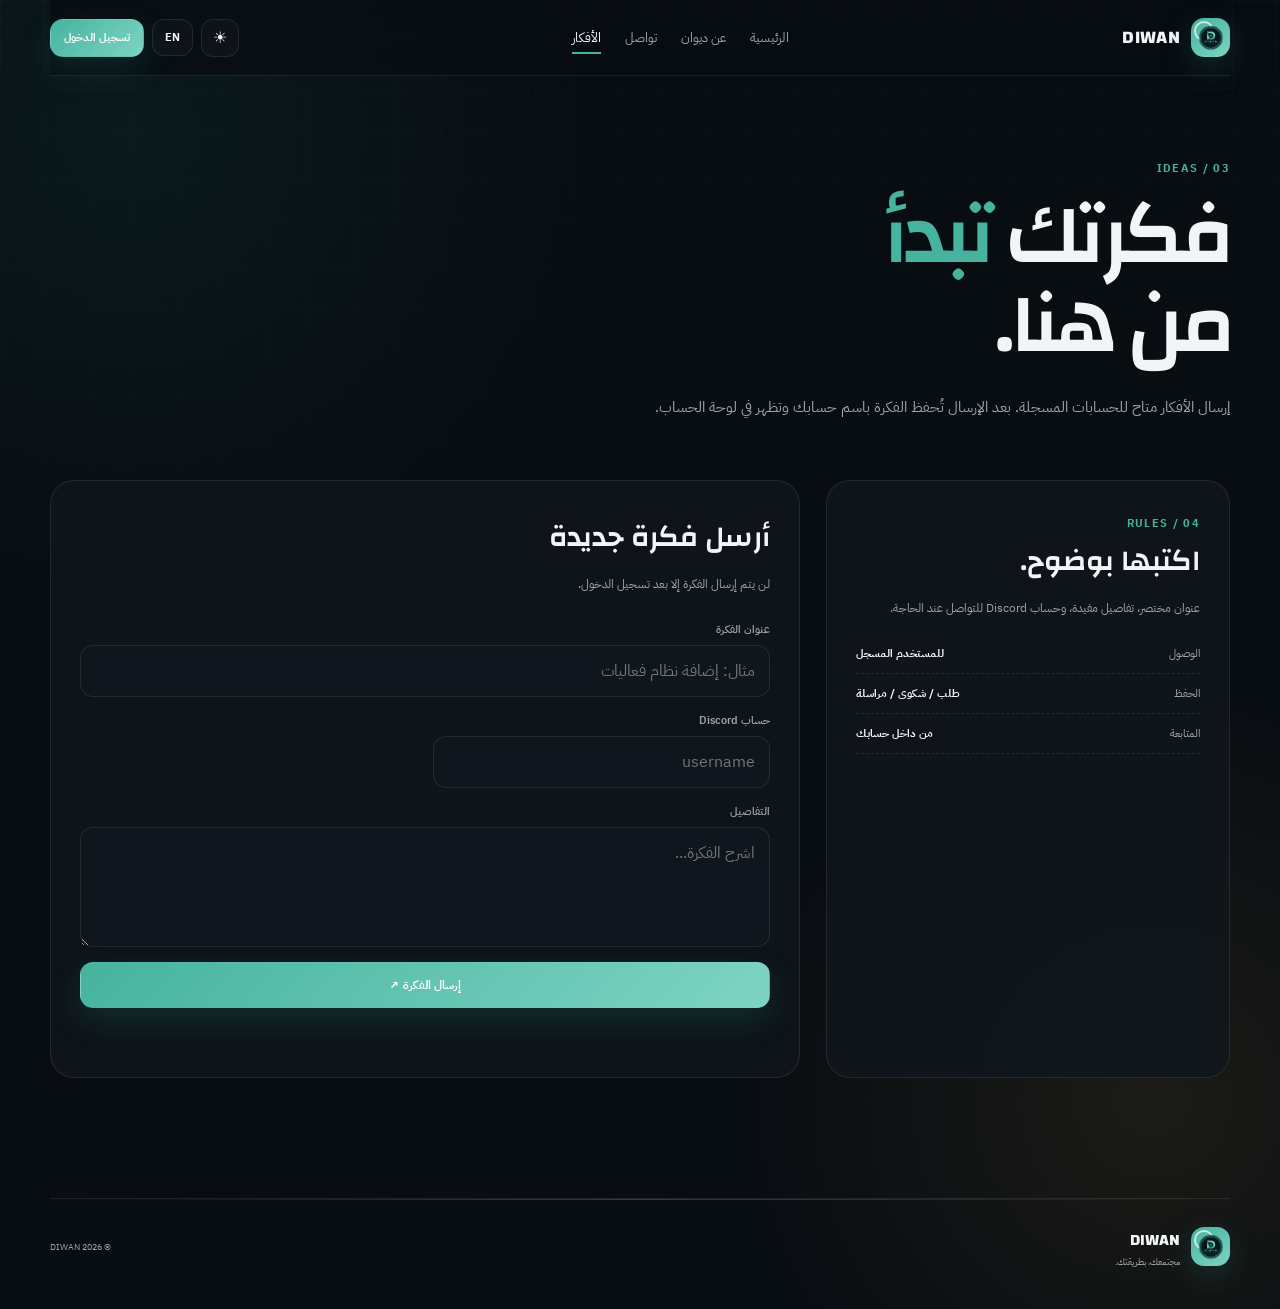
<file: ideas.html>
<!doctype html>
<html lang="ar" dir="rtl">
<head><meta charset="UTF-8"><meta name="viewport" content="width=device-width, initial-scale=1"><title>الأفكار | DIWAN</title><link rel="icon" href="diwan-favicon.png" type="image/png">
  <link rel="apple-touch-icon" href="diwan-favicon.png">
  <link rel="stylesheet" href="style.css"></head>
<body><div class="site-shell">
<header class="topbar"><a class="brand" href="index.html"><span class="brand-mark"><img src="diwan-favicon.png" alt="DIWAN"></span><span>DIWAN</span></a><nav class="nav-links" id="site-nav"><a href="index.html" data-ar="الرئيسية" data-en="Home">الرئيسية</a><a href="about.html" data-ar="عن ديوان" data-en="About">عن ديوان</a><a href="contact.html" data-ar="تواصل" data-en="Contact">تواصل</a><a class="active" href="ideas.html" data-ar="الأفكار" data-en="Ideas">الأفكار</a></nav><div class="header-actions"><button class="nav-toggle" id="nav-toggle" aria-label="فتح القائمة" aria-expanded="false" aria-controls="site-nav"><span></span><span></span><span></span></button><button class="icon-button" id="theme-toggle">☾</button><button class="language-button" id="language-toggle">EN</button><a class="button button-small button-primary" href="login.html" data-ar="تسجيل الدخول" data-en="Sign in">تسجيل الدخول</a></div></header>
<main class="page"><section class="page-heading reveal"><p class="eyebrow">03 / IDEAS</p><h1 data-ar-html="فكرتك <em>تبدأ</em><br>من هنا." data-en-html="Your idea <em>starts</em><br>here.">فكرتك <em>تبدأ</em><br>من هنا.</h1><p class="lead" data-ar="إرسال الأفكار متاح للحسابات المسجلة. بعد الإرسال تُحفظ الفكرة باسم حسابك وتظهر في لوحة الحساب." data-en="Idea submissions are available to registered accounts. Each idea is stored under your account and shown in your dashboard.">إرسال الأفكار متاح للحسابات المسجلة. بعد الإرسال تُحفظ الفكرة باسم حسابك وتظهر في لوحة الحساب.</p></section>
<section class="form-layout"><aside class="form-card reveal"><span class="eyebrow">04 / RULES</span><h2 data-ar="اكتبها بوضوح." data-en="Make it clear.">اكتبها بوضوح.</h2><p data-ar="عنوان مختصر، تفاصيل مفيدة، وحساب Discord للتواصل عند الحاجة." data-en="A concise title, useful details, and your Discord handle when follow-up is needed.">عنوان مختصر، تفاصيل مفيدة، وحساب Discord للتواصل عند الحاجة.</p><div class="detail-list"><div><span data-ar="الوصول" data-en="Access">الوصول</span><b data-ar="للمستخدم المسجل" data-en="Signed-in users">للمستخدم المسجل</b></div><div><span data-ar="الحفظ" data-en="Storage">الحفظ</span><b>طلب / شكوى / مراسلة</b></div><div><span data-ar="المتابعة" data-en="Review">المتابعة</span><b data-ar="من داخل حسابك" data-en="By the team">من داخل حسابك</b></div></div></aside>
<form class="form-card reveal" data-local-form="ideas"><h2 data-ar="أرسل فكرة جديدة" data-en="Send a new idea">أرسل فكرة جديدة</h2><p data-ar="لن يتم إرسال الفكرة إلا بعد تسجيل الدخول." data-en="You need to be signed in before submitting an idea.">لن يتم إرسال الفكرة إلا بعد تسجيل الدخول.</p><div class="form-grid"><div class="field full"><label for="title" data-ar="عنوان الفكرة" data-en="Idea title">عنوان الفكرة</label><input id="title" name="title" required maxlength="120" placeholder="مثال: إضافة نظام فعاليات"></div><div class="field"><label for="discord" data-ar="حساب Discord" data-en="Discord handle">حساب Discord</label><input id="discord" name="discord" required maxlength="120" placeholder="username"></div><div class="field full"><label for="details" data-ar="التفاصيل" data-en="Details">التفاصيل</label><textarea id="details" name="details" required minlength="10" maxlength="3000" placeholder="اشرح الفكرة..."></textarea></div><div class="field full"><button class="button button-primary" type="submit" data-ar="إرسال الفكرة ↗" data-en="Submit idea →">إرسال الفكرة ↗</button><p class="form-status full-width" aria-live="polite"></p></div></div></form></section>
</main><footer class="footer"><div class="footer-brand"><span class="brand-mark"><img src="diwan-favicon.png" alt="DIWAN"></span><div><strong>DIWAN</strong><small>مجتمعك، بطريقتك.</small></div></div><p>© 2026 DIWAN</p></footer>
</div><script src="config.js"></script><script src="app.js" defer></script></body></html>
</file>
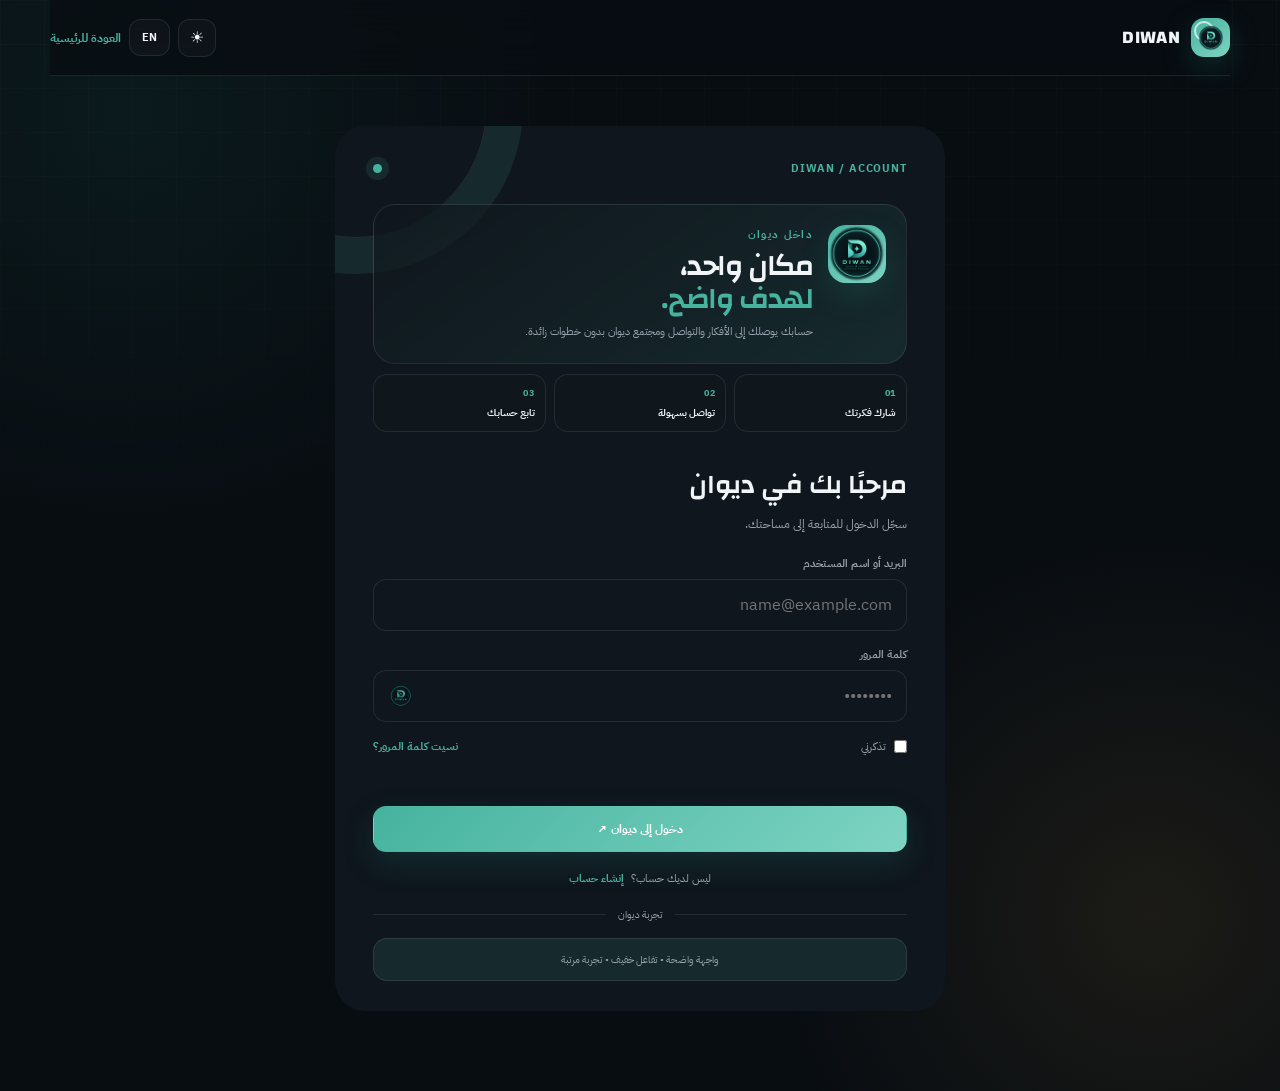
<file: login.html>
<!doctype html>
<html lang="ar" dir="rtl">
<head>
  <meta charset="UTF-8">
  <meta name="viewport" content="width=device-width, initial-scale=1">
  <meta name="description" content="تسجيل الدخول إلى ديوان.">
  <title>تسجيل الدخول | DIWAN</title>
  <link rel="icon" href="diwan-favicon.png" type="image/png">
  <link rel="apple-touch-icon" href="diwan-favicon.png">
  <link rel="stylesheet" href="style.css">
</head>
<body>
<div class="site-shell">
  <header class="topbar">
    <a class="brand" href="index.html" aria-label="DIWAN"><span class="brand-mark"><img src="diwan-favicon.png" alt="DIWAN"></span><span>DIWAN</span></a>
    <div class="header-actions">
      <button class="icon-button" id="theme-toggle" aria-label="تبديل الوضع">☾</button>
      <button class="language-button" id="language-toggle" aria-label="تغيير اللغة">EN</button>
      <a class="text-link" href="index.html" data-ar="العودة للرئيسية" data-en="Back home">العودة للرئيسية</a>
    </div>
  </header>

  <main class="auth-wrap">
    <section class="auth-single reveal">
      <div class="auth-card">
        <div class="auth-top">
          <span class="auth-kicker">DIWAN / ACCOUNT</span>
          <span class="auth-dot" aria-hidden="true"></span>
        </div>

        <div class="auth-idea auth-purpose">
          <div class="auth-idea-mark"><img src="diwan-favicon.png" alt="DIWAN"></div>
          <div>
            <p class="eyebrow" data-ar="داخل ديوان" data-en="Inside DIWAN">داخل ديوان</p>
            <h1 data-ar-html="مكان واحد،<br><em>لهدف واضح.</em>" data-en-html="One place,<br><em>with a clear purpose.</em>">مكان واحد،<br><em>لهدف واضح.</em></h1>
            <p data-ar="حسابك يوصلك إلى الأفكار والتواصل ومجتمع ديوان بدون خطوات زائدة." data-en="Your account gives you a simple way to share ideas, connect, and access the DIWAN community.">حسابك يوصلك إلى الأفكار والتواصل ومجتمع ديوان بدون خطوات زائدة.</p>
          </div>
        </div>
        <div class="auth-value-grid">
          <div><span>01</span><b data-ar="شارك فكرتك" data-en="Share your idea">شارك فكرتك</b></div>
          <div><span>02</span><b data-ar="تواصل بسهولة" data-en="Connect easily">تواصل بسهولة</b></div>
          <div><span>03</span><b data-ar="تابع حسابك" data-en="Manage your account">تابع حسابك</b></div>
        </div>

        <div class="auth-form-head">
          <h2 data-ar="مرحبًا بك في ديوان" data-en="Welcome to DIWAN">مرحبًا بك في ديوان</h2>
          <p class="auth-subtitle" data-ar="سجّل الدخول للمتابعة إلى مساحتك." data-en="Sign in to continue to your space.">سجّل الدخول للمتابعة إلى مساحتك.</p>
        </div>

        <form class="auth-form" id="login-form" data-local-auth="login">
          <div class="field"><label for="login-identity" data-ar="البريد أو اسم المستخدم" data-en="Email or username">البريد أو اسم المستخدم</label><div class="input-wrap"><input id="login-identity" name="identity" required autocomplete="username" placeholder="name@example.com"></div></div>
          <div class="field"><label for="login-password" data-ar="كلمة المرور" data-en="Password">كلمة المرور</label><div class="input-wrap"><input id="login-password" name="password" type="password" required autocomplete="current-password" placeholder="••••••••"><button class="toggle-pass" type="button" data-target="login-password" aria-label="إظهار كلمة المرور"><img src="diwan-favicon.png" alt=""></button></div></div>
          <div class="form-row"><label class="check"><input type="checkbox" name="remember"><span data-ar="تذكرني" data-en="Remember me">تذكرني</span></label><button class="forgot" id="forgot-password" type="button" data-ar="نسيت كلمة المرور؟" data-en="Forgot password?">نسيت كلمة المرور؟</button></div>
          <p class="auth-message" aria-live="polite"></p>
          <button class="button button-primary auth-submit" type="submit" data-ar="دخول إلى ديوان ↗" data-en="Enter DIWAN →">دخول إلى ديوان ↗</button>
        </form>

        <form class="auth-form" id="register-form" data-local-auth="register" hidden>
          <div class="field"><label for="register-username" data-ar="اسم المستخدم" data-en="Username">اسم المستخدم</label><div class="input-wrap"><input id="register-username" name="username" required minlength="2" maxlength="32" autocomplete="username" placeholder="Mutazz"></div></div>
          <div class="field"><label for="register-email" data-ar="البريد الإلكتروني" data-en="Email">البريد الإلكتروني</label><div class="input-wrap"><input id="register-email" name="email" type="email" required autocomplete="email" placeholder="name@example.com"></div></div>
          <div class="field"><label for="register-password" data-ar="كلمة المرور" data-en="Password">كلمة المرور</label><div class="input-wrap"><input id="register-password" name="password" type="password" required minlength="8" maxlength="72" autocomplete="new-password" placeholder="8 أحرف على الأقل"><button class="toggle-pass" type="button" data-target="register-password" aria-label="إظهار كلمة المرور"><img src="diwan-favicon.png" alt=""></button></div></div>
          <div class="password-meter" id="password-meter" aria-hidden="true"><span></span><span></span><span></span></div>
          <div class="password-hint" data-ar="استخدم أحرفًا وأرقامًا ورمزًا واحدًا على الأقل لكلمة مرور أقوى." data-en="Use letters, numbers, and at least one symbol for a stronger password.">استخدم أحرفًا وأرقامًا ورمزًا واحدًا على الأقل لكلمة مرور أقوى.</div>
          <label class="check"><input type="checkbox" name="remember"><span data-ar="إبقاء الحساب مسجلًا" data-en="Keep me signed in">إبقاء الحساب مسجلًا</span></label>
          <p class="auth-message" aria-live="polite"></p>
          <button class="button button-primary auth-submit" type="submit" data-ar="إنشاء الحساب ↗" data-en="Create account →">إنشاء الحساب ↗</button>
        </form>

        <div class="auth-bottom">
          <span class="auth-bottom-copy" id="auth-bottom-copy" data-ar="ليس لديك حساب؟" data-en="Don't have an account?">ليس لديك حساب؟</span>
          <button type="button" class="auth-switch" id="auth-switch" data-mode="register" data-ar="إنشاء حساب" data-en="Create account">إنشاء حساب</button>
        </div>

        <div class="auth-divider"><span data-ar="تجربة ديوان" data-en="The DIWAN experience">تجربة ديوان</span></div>
        <div class="auth-trust" data-ar="واجهة واضحة • تفاعل خفيف • تجربة مرتبة" data-en="Clear interface • subtle interaction • organized experience">واجهة واضحة • تفاعل خفيف • تجربة مرتبة</div>
      </div>
    </section>
  </main>
</div>

<div class="modal" id="forgot-modal"><div class="modal-card"><h3 data-ar="استعادة كلمة المرور" data-en="Password recovery">استعادة كلمة المرور</h3><p data-ar="استعادة كلمة المرور عبر البريد تحتاج ربط خدمة بريد خارجية. استخدم صفحة التواصل إلى أن يتم إعداد الخدمة." data-en="Password recovery by email needs an external email service. Use the contact page until the service is configured.">استعادة كلمة المرور عبر البريد تحتاج ربط خدمة بريد خارجية. استخدم صفحة التواصل إلى أن يتم إعداد الخدمة.</p><div class="modal-actions"><button class="button button-secondary" type="button" data-close-modal data-ar="إغلاق" data-en="Close">إغلاق</button><a class="button button-primary" href="contact.html" data-ar="تواصل مع الفريق" data-en="Contact the team">تواصل مع الفريق</a></div></div></div>
<script src="config.js"></script><script src="app.js" defer></script>
</body>
</html>
</file>
<file: style.css>
@import url('https://fonts.googleapis.com/css2?family=Changa:wght@400;500;600;700&family=IBM+Plex+Sans+Arabic:wght@400;500;600;700&display=swap');

:root {
  --bg: #f4f0e8;
  --surface: rgba(255, 252, 246, .82);
  --surface-strong: #fffdf9;
  --ink: #0f1720;
  --muted: #68717c;
  --line: rgba(15, 23, 32, .11);
  --accent: #1f7a6b;
  --accent-strong: #135b51;
  --accent-soft: rgba(31, 122, 107, .11);
  --gold: #c9973e;
  --danger: #b74242;
  --shadow: 0 20px 60px rgba(16, 24, 32, .12);
  --radius: 24px;
}

:root[data-theme="dark"] {
  --bg: #080d12;
  --surface: rgba(16, 22, 29, .82);
  --surface-strong: #0f161d;
  --ink: #f2f5f8;
  --muted: #9ba5af;
  --line: rgba(255, 255, 255, .09);
  --accent: #46b39f;
  --accent-strong: #7ed4c3;
  --accent-soft: rgba(70, 179, 159, .13);
  --gold: #d8ab57;
  --danger: #f07b7b;
  --shadow: 0 24px 65px rgba(0, 0, 0, .34);
}

* { box-sizing: border-box; margin: 0; padding: 0; }
[hidden] { display: none !important; }
html { scroll-behavior: smooth; }
body {
  min-height: 100vh;
  color: var(--ink);
  background:
    radial-gradient(circle at 10% 10%, rgba(31, 122, 107, .12), transparent 28%),
    radial-gradient(circle at 90% 84%, rgba(201, 151, 62, .10), transparent 26%),
    var(--bg);
  font-family: 'IBM Plex Sans Arabic', sans-serif;
  transition: background .25s ease, color .25s ease;
}
body::before {
  content: '';
  position: fixed;
  inset: 0;
  pointer-events: none;
  background-image: linear-gradient(rgba(255,255,255,.018) 1px, transparent 1px), linear-gradient(90deg, rgba(255,255,255,.018) 1px, transparent 1px);
  background-size: 44px 44px;
  mask-image: linear-gradient(to bottom, black, transparent 78%);
}
a { color: inherit; text-decoration: none; }
button, input, textarea, select { font: inherit; }
button, a { -webkit-tap-highlight-color: transparent; }
button { cursor: pointer; }

.site-shell { width: min(1180px, calc(100% - 42px)); margin: auto; }
.topbar {
  position: sticky; top: 0; z-index: 50;
  display: flex; align-items: center; justify-content: space-between; gap: 20px;
  padding: 18px 0;
  border-bottom: 1px solid var(--line);
  background: color-mix(in srgb, var(--bg) 78%, transparent);
  backdrop-filter: blur(18px); -webkit-backdrop-filter: blur(18px);
}
.brand { display: inline-flex; align-items: center; gap: 11px; font-family: Changa, sans-serif; font-weight: 700; font-size: 18px; letter-spacing: .02em; }
.brand-mark {
  position: relative; display: inline-grid; place-items: center; width: 39px; height: 39px;
  border-radius: 13px; color: #fff; background: linear-gradient(145deg, var(--accent), var(--accent-strong));
  box-shadow: 0 10px 30px rgba(31, 122, 107, .28); overflow: hidden;
}
.brand-mark::after { content: ''; position: absolute; width: 16px; height: 16px; border: 2px solid rgba(255,255,255,.7); border-radius: 50%; transform: translate(-7px,-7px); }
.brand-mark img { width: 26px; height: 26px; display:block; object-fit:cover; border-radius:50%; position:relative; z-index:1; }
.brand-mark span { position: relative; z-index: 1; font-size: 17px; font-weight: 700; }
.nav-links { display: flex; gap: 24px; color: var(--muted); font-size: 13px; }
.nav-links a { position: relative; padding: 8px 0; transition: color .2s ease; }
.nav-links a::after { content: ''; position: absolute; left: 0; right: 0; bottom: 1px; height: 2px; background: var(--accent); transform: scaleX(0); transform-origin: center; transition: transform .2s ease; }
.nav-links a:hover, .nav-links a.active { color: var(--ink); }
.nav-links a:hover::after, .nav-links a.active::after { transform: scaleX(1); }
.header-actions { display: flex; align-items: center; gap: 8px; }
.icon-button, .language-button {
  border: 1px solid var(--line); color: var(--ink); background: var(--surface); border-radius: 12px;
  transition: transform .2s ease, border-color .2s ease, background .2s ease;
}
.icon-button { width: 38px; height: 38px; }
.language-button { padding: 9px 12px; font-size: 11px; font-weight: 700; }
.icon-button:hover, .language-button:hover { transform: translateY(-2px); border-color: var(--accent); }
.button {
  display: inline-flex; align-items: center; justify-content: center; gap: 8px;
  min-height: 46px; padding: 0 18px; border-radius: 13px; border: 1px solid transparent;
  font-size: 12px; font-weight: 700; transition: transform .2s ease, box-shadow .2s ease, background .2s ease, color .2s ease;
}
.button:hover { transform: translateY(-2px); }
.button:active { transform: translateY(0) scale(.98); }
.button-primary { color: #fff; background: linear-gradient(135deg, var(--accent), var(--accent-strong)); box-shadow: 0 12px 30px rgba(31,122,107,.23); }
.button-secondary { color: var(--ink); border-color: var(--line); background: var(--surface); }
.button-small { min-height: 38px; padding: 0 13px; font-size: 11px; }
.text-link { color: var(--accent); font-size: 12px; font-weight: 700; }

.hero { display: grid; grid-template-columns: 1.05fr .95fr; align-items: center; gap: 70px; min-height: 730px; padding: 70px 0 85px; }
.eyebrow { margin-bottom: 15px; color: var(--accent); font-size: 11px; font-weight: 700; letter-spacing: .12em; text-transform: uppercase; }
.hero h1 { max-width: 720px; font: 700 clamp(48px, 7vw, 86px)/1.03 Changa, sans-serif; letter-spacing: -.055em; }
.hero h1 em { color: var(--accent); font-style: normal; }
.hero-text { max-width: 620px; margin-top: 24px; color: var(--muted); line-height: 2; font-size: 15px; }
.hero-actions { display: flex; align-items: center; gap: 14px; margin-top: 30px; }
.hero-stats { display: grid; grid-template-columns: repeat(3, 1fr); gap: 10px; margin-top: 52px; max-width: 590px; }
.stat { padding: 15px 16px; border: 1px solid var(--line); background: var(--surface); border-radius: 17px; }
.stat strong { display: block; font: 600 25px Changa, sans-serif; }
.stat span { color: var(--muted); font-size: 11px; }
.hero-visual { position: relative; min-height: 510px; display: grid; place-items: center; }
.glow { position: absolute; border-radius: 50%; filter: blur(10px); opacity: .7; animation: drift 8s ease-in-out infinite; }
.glow.one { width: 310px; height: 310px; background: rgba(31,122,107,.20); top: 5%; right: 7%; }
.glow.two { width: 220px; height: 220px; background: rgba(201,151,62,.14); bottom: 10%; left: 7%; animation-delay: -3s; }
.portal {
  position: relative; display: grid; place-items: center; width: 315px; height: 315px; border-radius: 50%;
  background: radial-gradient(circle at 36% 30%, rgba(255,255,255,.15), transparent 35%), linear-gradient(145deg, var(--accent), var(--accent-strong));
  box-shadow: 0 45px 100px rgba(0,0,0,.20), inset 0 1px 1px rgba(255,255,255,.45); animation: float 6s ease-in-out infinite;
}
.portal::before { content:''; position:absolute; inset: 18px; border-radius: 50%; border: 1px solid rgba(255,255,255,.26); }
.portal-logo { display: grid; place-items: center; color: #fff; text-align: center; }
.portal-logo strong { font: 700 74px/1 Changa, sans-serif; letter-spacing: -.08em; }
.portal-logo span { margin-top: 6px; opacity: .72; font-size: 11px; letter-spacing: .18em; }
.orbit { position: absolute; border: 1px solid var(--line); border-radius: 50%; animation: spin 18s linear infinite; }
.orbit.one { width: 410px; height: 210px; transform: rotate(-21deg); }
.orbit.two { width: 245px; height: 410px; transform: rotate(28deg); animation-direction: reverse; }
.float-tag { position: absolute; display: inline-flex; align-items: center; gap: 8px; padding: 11px 13px; border: 1px solid var(--line); border-radius: 13px; background: var(--surface); box-shadow: var(--shadow); font-size: 11px; font-weight: 700; animation: float 5s ease-in-out infinite; }
.float-tag small { color: var(--muted); font-weight: 500; }
.tag-a { top: 12%; left: 1%; }
.tag-b { right: 1%; bottom: 18%; animation-delay: -2s; }
.tag-c { top: 57%; left: 4%; animation-delay: -3s; }

.ticker { display: flex; align-items: center; justify-content: space-between; gap: 20px; padding: 18px 20px; color: #fff; border-radius: 18px; background: linear-gradient(120deg, var(--accent-strong), var(--accent)); box-shadow: 0 18px 40px rgba(31,122,107,.18); font-family: Changa, sans-serif; font-size: 13px; }
.ticker b { opacity: .55; }

.section { padding: 110px 0; }
.section-head { display: flex; justify-content: space-between; align-items: end; gap: 30px; margin-bottom: 38px; }
.section-head h2 { max-width: 680px; font: 600 clamp(38px, 5vw, 66px)/1.08 Changa, sans-serif; letter-spacing: -.05em; }
.section-head h2 em { color: var(--accent); font-style: normal; }
.section-head p { max-width: 360px; color: var(--muted); line-height: 1.9; font-size: 13px; }
.card-grid { display: grid; grid-template-columns: repeat(3, 1fr); gap: 15px; }
.card { position: relative; min-height: 290px; padding: 27px; border: 1px solid var(--line); border-radius: var(--radius); background: var(--surface); box-shadow: 0 8px 30px rgba(0,0,0,.04); overflow: hidden; transition: transform .25s ease, border-color .25s ease, box-shadow .25s ease; }
.card::after { content:''; position:absolute; inset:auto -35px -75px auto; width:170px; height:170px; border-radius:50%; background: var(--accent-soft); }
.card:hover { transform: translateY(-7px); border-color: rgba(31,122,107,.34); box-shadow: var(--shadow); }
.card-num { color: var(--accent); font-size: 11px; font-weight: 700; }
.card-icon { width: 52px; height: 52px; margin-top: 44px; display:grid; place-items:center; border-radius: 17px; color: var(--accent); background: var(--accent-soft); font-size: 21px; }
.card h3 { margin-top: 18px; font: 600 24px Changa, sans-serif; }
.card p { margin-top: 8px; max-width: 290px; color: var(--muted); font-size: 12px; line-height: 1.9; }
.card a { position: absolute; bottom: 24px; color: var(--accent); font-size: 11px; font-weight: 700; }
.info-strip { display: grid; grid-template-columns: 1fr 1fr; gap: 15px; }
.info-panel { padding: 32px; border-radius: var(--radius); border: 1px solid var(--line); background: var(--surface); }
.info-panel.primary { color: #fff; background: linear-gradient(145deg, var(--accent-strong), var(--accent)); border-color: transparent; }
.info-panel h3 { font: 600 30px Changa, sans-serif; }
.info-panel p { max-width: 510px; margin-top: 12px; color: var(--muted); line-height: 2; font-size: 13px; }
.info-panel.primary p { color: rgba(255,255,255,.74); }
.detail-list { display: grid; gap: 11px; margin-top: 25px; }
.detail-list div { display:flex; justify-content:space-between; gap:20px; padding-bottom: 11px; border-bottom: 1px dashed var(--line); font-size: 11px; }
.detail-list span { color: var(--muted); }
.primary .detail-list span { color: rgba(255,255,255,.7); }

.page { padding: 84px 0 120px; }
.page-heading { max-width: 780px; margin-bottom: 58px; }
.page-heading h1 { font: 600 clamp(48px, 7vw, 84px)/1.06 Changa, sans-serif; letter-spacing: -.055em; }
.page-heading h1 em { color: var(--accent); font-style: normal; }
.lead { margin-top: 22px; color: var(--muted); line-height: 2; font-size: 15px; }
.split { display: grid; grid-template-columns: 1fr 1fr; gap: 70px; border-top: 1px solid var(--line); padding-top: 38px; }
.split h2 { font: 600 30px Changa, sans-serif; }
.split p { max-width: 430px; margin-top: 12px; color: var(--muted); line-height: 2; font-size: 13px; }
.quote { margin-top: 90px; padding: 30px 0; border-block: 1px solid var(--line); display:flex; gap:18px; }
.quote span { color: var(--accent); font: 72px/.55 Georgia, serif; }
.quote p { max-width: 700px; font: 500 25px/1.7 Changa, sans-serif; }

.form-layout { display: grid; grid-template-columns: .7fr 1.3fr; gap: 26px; }
.form-card { border: 1px solid var(--line); border-radius: var(--radius); padding: 29px; background: var(--surface); }
.form-card h2 { font: 600 29px Changa, sans-serif; }
.form-card > p { margin-top: 9px; color: var(--muted); line-height: 1.9; font-size: 12px; }
.form-grid { display: grid; grid-template-columns: 1fr 1fr; gap: 15px; margin-top: 25px; }
.field { display: grid; gap: 7px; }
.field.full { grid-column: 1 / -1; }
.field label { color: var(--muted); font-size: 11px; font-weight: 600; }
.field input, .field textarea, .field select {
  width: 100%; border: 1px solid var(--line); border-radius: 13px; outline: none; padding: 13px 14px; color: var(--ink); background: var(--surface-strong); transition: border-color .2s ease, box-shadow .2s ease;
}
.field textarea { min-height: 120px; resize: vertical; }
.field input:focus, .field textarea:focus, .field select:focus { border-color: var(--accent); box-shadow: 0 0 0 4px var(--accent-soft); }
.form-status { min-height: 21px; margin-top: 12px; font-size: 12px; }
.form-status.success { color: #2b8460; }
.form-status.error { color: var(--danger); }

.auth-wrap { min-height: calc(100vh - 95px); display: grid; place-items: center; padding: 50px 0 80px; }
.auth-shell { position: relative; width: min(970px, 100%); display:grid; grid-template-columns: .9fr 1.1fr; border: 1px solid var(--line); border-radius: 30px; overflow:hidden; background: var(--surface); box-shadow: var(--shadow); }
.auth-art { position: relative; min-height: 650px; padding: 38px; color:#fff; background: linear-gradient(145deg, #0f3d38 0%, #17665a 48%, #1f7a6b 100%); overflow:hidden; }
.auth-art::before { content:''; position:absolute; width:420px; height:420px; border-radius:50%; border: 1px solid rgba(255,255,255,.13); top:-160px; left:-130px; box-shadow: 0 0 0 42px rgba(255,255,255,.03), 0 0 0 84px rgba(255,255,255,.018); }
.auth-art::after { content:''; position:absolute; width:180px; height:180px; border-radius:50%; background:rgba(201,151,62,.18); filter:blur(16px); right:-30px; bottom:15px; }
.auth-brand { display:flex; align-items:center; gap:11px; font:700 19px Changa,sans-serif; }
.auth-brand .brand-mark { background: rgba(255,255,255,.14); box-shadow:none; }
.auth-art-content { position: relative; z-index: 1; margin-top: 105px; }
.auth-art h1 { font: 600 50px/1.08 Changa, sans-serif; letter-spacing:-.04em; }
.auth-art h1 em { color:#f3d292; font-style:normal; }
.auth-art p { max-width: 400px; margin-top: 16px; color:rgba(255,255,255,.74); line-height:2; font-size:13px; }
.auth-points { display:grid; gap:12px; margin-top:36px; }
.auth-point { display:flex; gap:12px; align-items:flex-start; }
.auth-point b { display:grid; place-items:center; width:31px; height:31px; flex:0 0 auto; border-radius:10px; background:rgba(255,255,255,.11); font-size:12px; }
.auth-point span { font-size:12px; line-height:1.8; color:rgba(255,255,255,.78); }
.auth-card { padding: 42px; background: var(--surface-strong); }
.auth-top { display:flex; align-items:center; justify-content:space-between; gap:12px; }
.auth-kicker { color:var(--accent); font-size:11px; font-weight:700; letter-spacing:.08em; text-transform:uppercase; }
.auth-card h2 { margin-top:17px; font: 600 35px Changa, sans-serif; }
.auth-subtitle { margin-top:7px; color:var(--muted); font-size:12px; line-height:1.8; }
.auth-tabs { display:grid; grid-template-columns:1fr 1fr; gap:5px; padding:5px; margin-top:27px; background:var(--accent-soft); border-radius:14px; }
.auth-tab { border:0; border-radius:10px; padding:11px; color:var(--muted); background:transparent; font-size:12px; font-weight:700; }
.auth-tab.active { color:var(--ink); background:var(--surface-strong); box-shadow: 0 7px 18px rgba(0,0,0,.06); }
.auth-form { display:grid; gap:15px; margin-top:20px; }
.auth-form .field input { height:52px; }
.input-wrap { position:relative; }
.input-wrap input { padding-left:49px; }
.toggle-pass { position:absolute; left:11px; top:50%; transform:translateY(-50%); width:34px; height:34px; border:0; border-radius:10px; background:transparent; color:var(--muted); display:grid; place-items:center; cursor:pointer; transition:.2s ease; }
.toggle-pass:hover { color:var(--accent); background:var(--accent-soft); }
.toggle-pass img { width:24px; height:24px; object-fit:cover; border-radius:50%; display:block; opacity:.72; transition:transform .2s ease, opacity .2s ease, filter .2s ease; }
.toggle-pass:hover img { opacity:1; transform:scale(1.08); filter:drop-shadow(0 0 7px rgba(93,229,199,.35)); }
.toggle-pass:focus-visible { outline:2px solid var(--accent); outline-offset:2px; }
.form-row { display:flex; align-items:center; justify-content:space-between; gap:14px; margin-top:1px; }
.check { display:flex; align-items:center; gap:8px; color:var(--muted); font-size:11px; cursor:pointer; }
.check input { accent-color:var(--accent); }
.forgot { border:0; background:transparent; color:var(--accent); font-size:11px; font-weight:700; }
.password-meter { display:none; gap:5px; margin-top:-7px; }
.password-meter span { height:4px; flex:1; border-radius:999px; background:var(--line); transition:background .2s ease; }
.password-meter[data-level="1"] span:nth-child(1) { background:var(--danger); }
.password-meter[data-level="2"] span:nth-child(-n+2) { background:var(--gold); }
.password-meter[data-level="3"] span:nth-child(-n+3) { background:var(--accent); }
.password-hint { color:var(--muted); font-size:10px; display:none; }
.auth-message { min-height: 21px; font-size:11px; }
.auth-message.error { color:var(--danger); }
.auth-message.success { color:#2b8460; }
.auth-divider { display:flex; align-items:center; gap:12px; margin:20px 0 16px; color:var(--muted); font-size:10px; }
.auth-divider::before, .auth-divider::after { content:''; height:1px; flex:1; background:var(--line); }
.auth-note { padding:12px 13px; border:1px dashed var(--line); border-radius:14px; color:var(--muted); background:var(--accent-soft); font-size:10px; line-height:1.8; }

.dashboard-head { display:flex; align-items:flex-end; justify-content:space-between; gap:25px; }
.user-card { display:flex; align-items:center; gap:13px; padding:15px 17px; border:1px solid var(--line); border-radius:17px; background:var(--surface); }
.avatar { width:45px; height:45px; display:grid; place-items:center; border-radius:15px; color:#fff; background:linear-gradient(145deg,var(--accent),var(--accent-strong)); font:600 19px Changa,sans-serif; }
.user-card strong { display:block; font:600 17px Changa,sans-serif; }
.user-card span { color:var(--muted); font-size:10px; }
.dashboard-grid { display:grid; grid-template-columns:repeat(3,1fr); gap:15px; margin-top:35px; }
.dash-card { padding:22px; min-height:175px; border:1px solid var(--line); border-radius:20px; background:var(--surface); }
.dash-label { color:var(--accent); font-size:10px; font-weight:700; text-transform:uppercase; letter-spacing:.07em; }
.dash-card strong { display:block; margin-top:35px; font:600 31px Changa,sans-serif; }
.dash-card p { margin-top:6px; color:var(--muted); font-size:10px; line-height:1.8; }
.dash-actions { display:grid; grid-template-columns:1fr 1fr; gap:15px; margin-top:15px; }
.dash-action { display:flex; align-items:center; justify-content:space-between; gap:15px; padding:19px 21px; border:1px solid var(--line); border-radius:18px; background:var(--surface); transition:transform .2s ease,border-color .2s ease; }
.dash-action:hover { transform:translateY(-3px); border-color:var(--accent); }
.dash-action b { font:600 18px Changa,sans-serif; }
.idea-list { display:grid; gap:10px; margin-top:15px; }
.idea-item { padding:17px; border:1px solid var(--line); border-radius:16px; background:var(--surface); }
.idea-item strong { font-size:13px; }
.idea-item p { margin-top:5px; color:var(--muted); font-size:11px; line-height:1.8; }
.idea-item small { display:block; margin-top:8px; color:var(--muted); font-size:9px; }

.footer { display:flex; align-items:center; justify-content:space-between; gap:20px; padding: 26px 0 40px; border-top:1px solid var(--line); }
.footer-brand { display:flex; align-items:center; gap:11px; font-family:Changa,sans-serif; font-weight:700; }
.footer-brand small { display:block; color:var(--muted); font-family:'IBM Plex Sans Arabic',sans-serif; font-size:9px; font-weight:400; }
.footer p { color:var(--muted); font-size:9px; }

.modal { position:fixed; inset:0; z-index:100; display:none; place-items:center; padding:22px; background:rgba(4,8,12,.64); backdrop-filter:blur(10px); }
.modal.show { display:grid; }
.modal-card { width:min(430px,100%); padding:28px; border:1px solid var(--line); border-radius:23px; background:var(--surface-strong); box-shadow:var(--shadow); }
.modal-card h3 { font:600 27px Changa,sans-serif; }
.modal-card p { margin-top:8px; color:var(--muted); font-size:12px; line-height:1.9; }
.modal-actions { display:flex; justify-content:flex-end; gap:8px; margin-top:22px; }

.reveal { opacity:0; transform:translateY(20px); transition:opacity .7s ease, transform .7s ease; }
.reveal.is-visible { opacity:1; transform:none; }

@keyframes float { 0%,100%{ transform:translateY(0); } 50%{ transform:translateY(-9px); } }
@keyframes drift { 0%,100%{ transform:translate(0,0); } 50%{ transform:translate(14px,-12px); } }
@keyframes spin { from{ transform:rotate(0); } to{ transform:rotate(360deg); } }

@media (max-width: 900px) {
  .hero { grid-template-columns:1fr; gap:25px; padding-top:45px; }
  .hero-visual { min-height:460px; }
  .form-layout, .split, .info-strip { grid-template-columns:1fr; }
  .auth-card { padding:30px 22px; }
}

@media (max-width: 680px) {
  .site-shell { width:min(100% - 28px, 560px); }
  .topbar { gap:9px; }
  .brand > span:last-child { display:none; }
  .header-actions .button { display:none; }
  .hero h1 { font-size:52px; }
  .hero-stats, .card-grid, .dashboard-grid, .dash-actions { grid-template-columns:1fr; }
  .section { padding:78px 0; }
  .section-head { display:block; }
  .section-head p { margin-top:14px; }
  .ticker { flex-wrap:wrap; justify-content:center; }
  .portal { width:245px; height:245px; }
  .portal-logo strong { font-size:58px; }
  .orbit.one { width:320px; height:170px; }
  .orbit.two { width:205px; height:320px; }
  .float-tag { transform:scale(.86); }
  .tag-a { left:-3%; }
  .tag-b { right:-3%; }
  .tag-c { left:-2%; }
  .form-grid { grid-template-columns:1fr; }
  .field.full { grid-column:auto; }
  .footer { flex-wrap:wrap; }
  .footer p { width:100%; order:3; }
}

@media (prefers-reduced-motion: reduce) {
  html { scroll-behavior: auto; opacity: 1; }
  .glow, .orbit, .float-tag, .portal, .ticker-track {
    animation: none !important;
  }
}

/* DIWAN v2 — cleaner single-card login + useful homepage idea section */
.auth-single { width:min(610px, 100%); }
.auth-single .auth-card { position:relative; overflow:hidden; padding:34px 38px 30px; border-radius:30px; }
.auth-single .auth-card::before { content:''; position:absolute; width:260px; height:260px; border-radius:50%; border:1px solid var(--line); top:-150px; left:-110px; box-shadow:0 0 0 36px var(--accent-soft); pointer-events:none; }
.auth-dot { width:9px; height:9px; border-radius:50%; background:var(--accent); box-shadow:0 0 0 7px var(--accent-soft); }
.auth-idea { position:relative; display:grid; grid-template-columns:58px 1fr; gap:15px; align-items:start; margin-top:27px; padding:20px; border:1px solid var(--line); border-radius:22px; background:linear-gradient(145deg,var(--surface),var(--accent-soft)); }
.auth-idea-mark { width:58px; height:58px; display:grid; place-items:center; border-radius:18px; color:#fff; background:linear-gradient(145deg,var(--accent),var(--accent-strong)); font:700 28px Changa,sans-serif; box-shadow:0 12px 28px rgba(31,122,107,.22); overflow:hidden; }
.auth-idea-mark img { width:100%; height:100%; object-fit:cover; display:block; }
.auth-idea .eyebrow { margin:1px 0 6px; }
.auth-idea h1 { margin:0; font:600 30px/1.1 Changa,sans-serif; letter-spacing:-.04em; }
.auth-idea h1 em { color:var(--accent); font-style:normal; }
.auth-idea p:last-child { margin-top:7px; color:var(--muted); font-size:11px; line-height:1.9; }
.auth-form-head { margin-top:28px; }
.auth-form-head h2 { margin:0; font:600 27px Changa,sans-serif; }
.auth-form-head .auth-subtitle { margin-top:4px; }
.auth-bottom { display:flex; align-items:center; justify-content:center; gap:7px; margin-top:18px; color:var(--muted); font-size:11px; }
.auth-switch { border:0; padding:0; background:transparent; color:var(--accent); font-size:11px; font-weight:800; cursor:pointer; }
.auth-mini-grid { display:grid; grid-template-columns:repeat(3,1fr); gap:8px; }
.auth-mini-grid > div { display:flex; align-items:center; gap:8px; padding:10px 11px; border:1px solid var(--line); border-radius:13px; background:var(--surface); }
.auth-mini-grid b { color:var(--accent); font-size:9px; }
.auth-mini-grid span { color:var(--muted); font-size:10px; font-weight:700; }
.journey-grid { display:grid; grid-template-columns:repeat(3,1fr); gap:15px; }
.journey-card { position:relative; min-height:270px; padding:26px; border:1px solid var(--line); border-radius:24px; background:var(--surface); overflow:hidden; transition:transform .25s ease,border-color .25s ease,box-shadow .25s ease; }
.journey-card:hover { transform:translateY(-6px); border-color:rgba(31,122,107,.35); box-shadow:var(--shadow); }
.journey-card.featured { background:linear-gradient(145deg,var(--accent-strong),var(--accent)); color:#fff; border-color:transparent; }
.journey-num { color:var(--accent); font-size:11px; font-weight:800; }
.journey-card.featured .journey-num { color:#f3d292; }
.journey-icon { width:48px; height:48px; display:grid; place-items:center; margin-top:42px; border-radius:15px; color:var(--accent); background:var(--accent-soft); font-size:20px; }
.journey-card.featured .journey-icon { color:#fff; background:rgba(255,255,255,.12); }
.journey-card h3 { margin-top:17px; font:600 24px Changa,sans-serif; }
.journey-card p { margin-top:8px; color:var(--muted); font-size:12px; line-height:1.9; max-width:310px; }
.journey-card.featured p { color:rgba(255,255,255,.76); }
.journey-line { position:absolute; width:120px; height:120px; border:1px solid var(--line); border-radius:50%; left:-35px; bottom:-62px; }
.journey-card.featured .journey-line { border-color:rgba(255,255,255,.16); }
@media (max-width:680px) {
  .auth-single .auth-card { padding:28px 20px 24px; }
  .auth-idea { grid-template-columns:1fr; }
  .auth-idea-mark { width:50px; height:50px; }
  .auth-idea h1 { font-size:27px; }
  .auth-mini-grid { grid-template-columns:1fr; }
  .journey-grid { grid-template-columns:1fr; }
}

/* DIWAN auth cleanup */
.auth-value-grid { display:grid; grid-template-columns:repeat(3,1fr); gap:8px; margin-top:10px; }
.auth-value-grid > div { padding:11px 10px; border:1px solid var(--line); border-radius:14px; background:var(--surface); }
.auth-value-grid span { display:block; color:var(--accent); font-size:9px; font-weight:800; letter-spacing:.08em; }
.auth-value-grid b { display:block; margin-top:5px; font-size:10px; line-height:1.5; }
.auth-trust { padding:12px 14px; border:1px solid var(--line); border-radius:14px; background:var(--accent-soft); color:var(--muted); text-align:center; font-size:10px; line-height:1.7; }
@media (max-width:680px) { .auth-value-grid { grid-template-columns:1fr; } }

.toggle-pass.is-showing img { opacity:1; transform:scale(1.04); filter:drop-shadow(0 0 8px rgba(93,229,199,.45)); }

/* DIWAN contact experience */
.contact-hero-grid { display:grid; grid-template-columns:.78fr 1.22fr; gap:15px; align-items:stretch; }
.contact-action-panel { position:relative; overflow:hidden; padding:32px; border-radius:28px; color:#fff; background:linear-gradient(145deg,var(--accent-strong),var(--accent)); box-shadow:var(--shadow); }
.contact-action-panel::before, .contact-action-panel::after { content:''; position:absolute; border:1px solid rgba(255,255,255,.14); border-radius:50%; pointer-events:none; }
.contact-action-panel::before { width:280px; height:280px; left:-120px; bottom:-150px; }
.contact-action-panel::after { width:160px; height:160px; right:-55px; top:-90px; }
.contact-action-icon { width:58px; height:58px; display:grid; place-items:center; border-radius:18px; background:rgba(255,255,255,.14); overflow:hidden; margin-bottom:28px; }
.contact-action-icon img { width:100%; height:100%; object-fit:cover; }
.contact-action-panel h2 { margin-top:5px; font:600 31px/1.12 Changa,sans-serif; letter-spacing:-.04em; }
.contact-action-panel p { position:relative; z-index:1; margin-top:12px; max-width:390px; color:rgba(255,255,255,.78); font-size:12px; line-height:2; }
.contact-action-panel .eyebrow { color:#d9fff7; }
.contact-action-buttons { position:relative; z-index:1; display:flex; flex-direction:column; gap:9px; margin-top:28px; }
.contact-action-buttons .button-secondary { color:#fff; border-color:rgba(255,255,255,.24); background:rgba(255,255,255,.08); }
.contact-action-buttons .button-secondary:hover { background:rgba(255,255,255,.13); }
.form-card-head { display:flex; align-items:center; justify-content:space-between; gap:15px; }
.form-live-dot { display:inline-flex; align-items:center; gap:7px; padding:7px 10px; border:1px solid var(--line); border-radius:999px; color:var(--muted); font-size:9px; }
.form-live-dot i { width:7px; height:7px; border-radius:50%; background:var(--accent); box-shadow:0 0 0 5px var(--accent-soft); }
.contact-form-grid select { width:100%; min-height:52px; padding:0 15px; border:1px solid var(--line); outline:0; border-radius:13px; color:var(--ink); background:var(--surface-strong); transition:.2s ease; }
.contact-form-grid select:focus { border-color:var(--accent); box-shadow:0 0 0 4px var(--accent-soft); }
.textarea-meta { display:flex; justify-content:space-between; gap:12px; margin-top:7px; color:var(--muted); font-size:9px; }
.contact-submit { width:100%; min-height:54px; }
.contact-bottom-section { padding-top:85px; }
.contact-route-grid { display:grid; grid-template-columns:repeat(3,1fr); gap:12px; }
.contact-route { position:relative; min-height:190px; padding:22px; border:1px solid var(--line); border-radius:22px; background:var(--surface); transition:transform .24s ease,border-color .24s ease,box-shadow .24s ease; overflow:hidden; }
.contact-route:hover { transform:translateY(-5px); border-color:var(--accent); box-shadow:var(--shadow); }
.contact-route > span { color:var(--accent); font-size:10px; font-weight:800; }
.contact-route strong { display:block; margin-top:52px; font:600 22px Changa,sans-serif; }
.contact-route small { display:block; margin-top:4px; color:var(--muted); font-size:10px; }
.contact-route b { position:absolute; left:20px; bottom:18px; color:var(--accent); font-size:17px; }
.contact-route::after { content:''; position:absolute; width:100px; height:100px; border:1px solid var(--line); border-radius:50%; right:-40px; bottom:-55px; }
@media(max-width:900px){ .contact-hero-grid{grid-template-columns:1fr;} .contact-action-buttons{flex-direction:row; flex-wrap:wrap;} .contact-route-grid{grid-template-columns:1fr;} }
@media(max-width:680px){ .contact-action-panel{padding:25px;} .contact-action-buttons .button{width:100%;} .form-card-head{align-items:flex-start;} }

/* ═══════════════════════════════════════════
   DIWAN Experience Layer — motion, nav, polish
   ═══════════════════════════════════════════ */

:root {
  --ease-out: cubic-bezier(.22, 1, .36, 1);
  --ease-spring: cubic-bezier(.34, 1.56, .64, 1);
  --motion: .45s;
}

html {
  opacity: 0;
  transition: opacity .35s var(--ease-out);
}
html.page-ready { opacity: 1; }
html.page-exit {
  opacity: 0;
  pointer-events: none;
  transition: opacity .28s ease;
}

.scroll-progress {
  position: fixed;
  top: 0; inset-inline-start: 0;
  z-index: 200;
  height: 3px;
  width: 0%;
  background: linear-gradient(90deg, var(--accent), var(--gold));
  box-shadow: 0 0 12px rgba(31, 122, 107, .45);
  pointer-events: none;
  transition: width .08s linear;
}

.nav-toggle {
  display: none;
  position: relative;
  width: 42px; height: 42px;
  border: 1px solid var(--line);
  border-radius: 12px;
  background: var(--surface);
  color: var(--ink);
  place-items: center;
  transition: border-color .2s ease, transform .2s ease, background .2s ease;
}
.nav-toggle:hover { border-color: var(--accent); transform: translateY(-1px); }
.nav-toggle span {
  position: absolute;
  width: 16px; height: 1.5px;
  border-radius: 2px;
  background: currentColor;
  transition: transform .3s var(--ease-out), opacity .2s ease, top .3s var(--ease-out);
}
.nav-toggle span:nth-child(1) { top: 15px; }
.nav-toggle span:nth-child(2) { top: 20px; }
.nav-toggle span:nth-child(3) { top: 25px; }
.nav-toggle[aria-expanded="true"] span:nth-child(1) { top: 20px; transform: rotate(45deg); }
.nav-toggle[aria-expanded="true"] span:nth-child(2) { opacity: 0; transform: scaleX(0); }
.nav-toggle[aria-expanded="true"] span:nth-child(3) { top: 20px; transform: rotate(-45deg); }

.nav-backdrop {
  position: fixed;
  inset: 0;
  z-index: 40;
  background: rgba(4, 8, 12, .48);
  backdrop-filter: blur(6px);
  -webkit-backdrop-filter: blur(6px);
  opacity: 0;
  visibility: hidden;
  transition: opacity .3s ease, visibility .3s ease;
}
.nav-backdrop.is-open { opacity: 1; visibility: visible; }

.topbar {
  transition: box-shadow .3s ease, border-color .3s ease, padding .3s ease;
}
.topbar.is-scrolled {
  box-shadow: 0 10px 40px rgba(0, 0, 0, .08);
  border-bottom-color: transparent;
}

.reveal {
  opacity: 0;
  transform: translateY(28px) scale(.985);
  filter: blur(4px);
  transition:
    opacity .75s var(--ease-out),
    transform .75s var(--ease-out),
    filter .75s var(--ease-out);
  transition-delay: var(--reveal-delay, 0ms);
}
.reveal.is-visible {
  opacity: 1;
  transform: none;
  filter: none;
}
.reveal-left { transform: translateX(28px) scale(.985); }
.reveal-right { transform: translateX(-28px) scale(.985); }
[dir="ltr"] .reveal-left { transform: translateX(-28px) scale(.985); }
[dir="ltr"] .reveal-right { transform: translateX(28px) scale(.985); }
.reveal-left.is-visible,
.reveal-right.is-visible { transform: none; }

.button {
  position: relative;
  overflow: hidden;
  transition: transform .25s var(--ease-out), box-shadow .25s ease, background .25s ease, color .25s ease, border-color .25s ease;
}
.button::before {
  content: '';
  position: absolute;
  inset: 0;
  background: linear-gradient(120deg, transparent 20%, rgba(255,255,255,.22) 50%, transparent 80%);
  transform: translateX(-120%);
  transition: transform .55s var(--ease-out);
}
.button:hover::before { transform: translateX(120%); }
.button-primary:hover { box-shadow: 0 16px 36px rgba(31,122,107,.32); }
.button.is-pressing { transform: scale(.96) !important; }

.text-link {
  position: relative;
  display: inline-flex;
  align-items: center;
  gap: 4px;
  transition: color .2s ease, gap .25s var(--ease-out);
}
.text-link:hover { gap: 10px; }

.card, .journey-card, .dash-action, .contact-route, .dash-card, .idea-item, .form-card {
  transition: transform .35s var(--ease-out), border-color .3s ease, box-shadow .35s ease, background .3s ease;
}
.card:hover .card-icon,
.journey-card:hover .journey-icon {
  transform: scale(1.08) rotate(-4deg);
}
.card-icon, .journey-icon {
  transition: transform .35s var(--ease-spring), background .25s ease;
}

.stat {
  transition: transform .3s var(--ease-out), border-color .25s ease, box-shadow .3s ease;
}
.stat:hover {
  transform: translateY(-4px);
  border-color: rgba(31,122,107,.3);
  box-shadow: 0 12px 28px rgba(0,0,0,.06);
}

.ticker {
  position: relative;
  overflow: hidden;
  justify-content: flex-start;
  gap: 0;
  direction: ltr;
}
.ticker-rail {
  display: flex;
  width: max-content;
  animation: ticker-scroll 22s linear infinite;
}
.ticker-track {
  display: flex;
  align-items: center;
  gap: 28px;
  padding-inline: 14px;
  width: max-content;
  white-space: nowrap;
}
.ticker:hover .ticker-rail { animation-play-state: paused; }
@keyframes ticker-scroll {
  from { transform: translateX(0); }
  to { transform: translateX(-50%); }
}

.nav-mobile-cta { display: none; }

.portal {
  transition: transform .4s var(--ease-out);
}
.hero-visual:hover .portal { transform: scale(1.03); }
.float-tag {
  backdrop-filter: blur(12px);
  -webkit-backdrop-filter: blur(12px);
  transition: transform .35s var(--ease-out), box-shadow .35s ease;
}
.float-tag:hover {
  transform: translateY(-6px) scale(1.04);
  box-shadow: 0 20px 50px rgba(16,24,32,.18);
  animation-play-state: paused;
}

.field input, .field textarea, .field select {
  transition: border-color .25s ease, box-shadow .25s ease, transform .25s ease, background .25s ease;
}
.field input:focus, .field textarea:focus, .field select:focus {
  transform: translateY(-1px);
}

.auth-card, .form-card {
  animation: soft-rise .7s var(--ease-out) both;
}
@keyframes soft-rise {
  from { opacity: 0; transform: translateY(18px) scale(.98); }
  to { opacity: 1; transform: none; }
}

.auth-form {
  animation: form-swap .4s var(--ease-out) both;
}
@keyframes form-swap {
  from { opacity: 0; transform: translateY(12px); }
  to { opacity: 1; transform: none; }
}

.modal {
  transition: opacity .3s ease, visibility .3s ease;
}
.modal.show .modal-card {
  animation: modal-in .4s var(--ease-spring) both;
}
@keyframes modal-in {
  from { opacity: 0; transform: translateY(20px) scale(.94); }
  to { opacity: 1; transform: none; }
}

.page-heading h1,
.hero h1 {
  will-change: transform;
}

.footer {
  position: relative;
}
.footer::before {
  content: '';
  position: absolute;
  top: 0; inset-inline: 0;
  height: 1px;
  background: linear-gradient(90deg, transparent, var(--accent), transparent);
  opacity: .35;
}

.cursor-glow {
  position: fixed;
  width: 280px; height: 280px;
  border-radius: 50%;
  pointer-events: none;
  z-index: 0;
  background: radial-gradient(circle, rgba(31,122,107,.12), transparent 70%);
  transform: translate(-50%, -50%);
  opacity: 0;
  transition: opacity .4s ease;
  mix-blend-mode: multiply;
}
:root[data-theme="dark"] .cursor-glow {
  background: radial-gradient(circle, rgba(70,179,159,.1), transparent 70%);
  mix-blend-mode: screen;
}
.cursor-glow.is-on { opacity: 1; }

.site-shell { position: relative; z-index: 1; }

@media (max-width: 900px) {
  .nav-toggle { display: grid; }
  .nav-links {
    position: fixed;
    top: 0;
    inset-inline-end: 0;
    z-index: 60;
    width: min(320px, 86vw);
    height: 100dvh;
    margin: 0;
    padding: 88px 28px 40px;
    display: flex;
    flex-direction: column;
    gap: 6px;
    background: var(--surface-strong);
    border-inline-start: 1px solid var(--line);
    box-shadow: -20px 0 60px rgba(0,0,0,.18);
    transform: translateX(110%);
    transition: transform .4s var(--ease-out);
    overflow-y: auto;
  }
  [dir="ltr"] .nav-links {
    box-shadow: 20px 0 60px rgba(0,0,0,.18);
    transform: translateX(-110%);
  }
  .nav-links.is-open { transform: none; }
  .nav-links a {
    padding: 14px 16px;
    border-radius: 14px;
    font-size: 16px;
    font-weight: 600;
    color: var(--ink);
    background: transparent;
    transition: background .2s ease, color .2s ease, transform .2s ease;
  }
  .nav-links a::after { display: none; }
  .nav-links a:hover,
  .nav-links a.active {
    background: var(--accent-soft);
    color: var(--accent-strong);
    transform: translateX(-4px);
  }
  [dir="ltr"] .nav-links a:hover,
  [dir="ltr"] .nav-links a.active { transform: translateX(4px); }
  .header-actions .button { display: inline-flex; }
  .nav-mobile-cta {
    margin-top: auto;
    padding-top: 24px;
    display: grid;
    gap: 10px;
  }
  .nav-mobile-cta .button { width: 100%; }
}

@media (max-width: 680px) {
  .header-actions .button-primary,
  .header-actions .button-secondary { display: none; }
  .hero { min-height: auto; padding: 36px 0 56px; gap: 18px; }
  .hero h1 { font-size: clamp(40px, 12vw, 52px); }
  .hero-text { font-size: 14px; }
  .hero-actions { flex-wrap: wrap; }
  .hero-visual { min-height: 380px; }
  .page { padding: 52px 0 80px; }
  .page-heading { margin-bottom: 36px; }
  .page-heading h1 { font-size: clamp(36px, 11vw, 56px); }
  .section { padding: 64px 0; }
  .dashboard-head { flex-direction: column; align-items: stretch; }
  .user-card { width: 100%; }
  .auth-wrap { padding: 28px 0 60px; }
  .cursor-glow { display: none; }
}

@media (min-width: 901px) and (max-width: 1100px) {
  .hero { gap: 40px; }
  .card-grid, .journey-grid { grid-template-columns: repeat(3, 1fr); gap: 12px; }
}

@media (hover: hover) and (pointer: fine) {
  .magnetic { transition: transform .2s var(--ease-out); }
}

@media (prefers-reduced-motion: reduce) {
  html { opacity: 1; transition: none; }
  html.page-exit { opacity: 1; }
  .reveal, .reveal-left, .reveal-right {
    opacity: 1; transform: none; filter: none; transition: none;
  }
  .ticker-track, .ticker-rail, .portal, .glow, .orbit, .float-tag,
  .page-heading h1, .hero h1, .auth-card, .form-card, .auth-form {
    animation: none !important;
  }
  .cursor-glow, .scroll-progress { display: none; }
  .button::before { display: none; }
}
</file>
